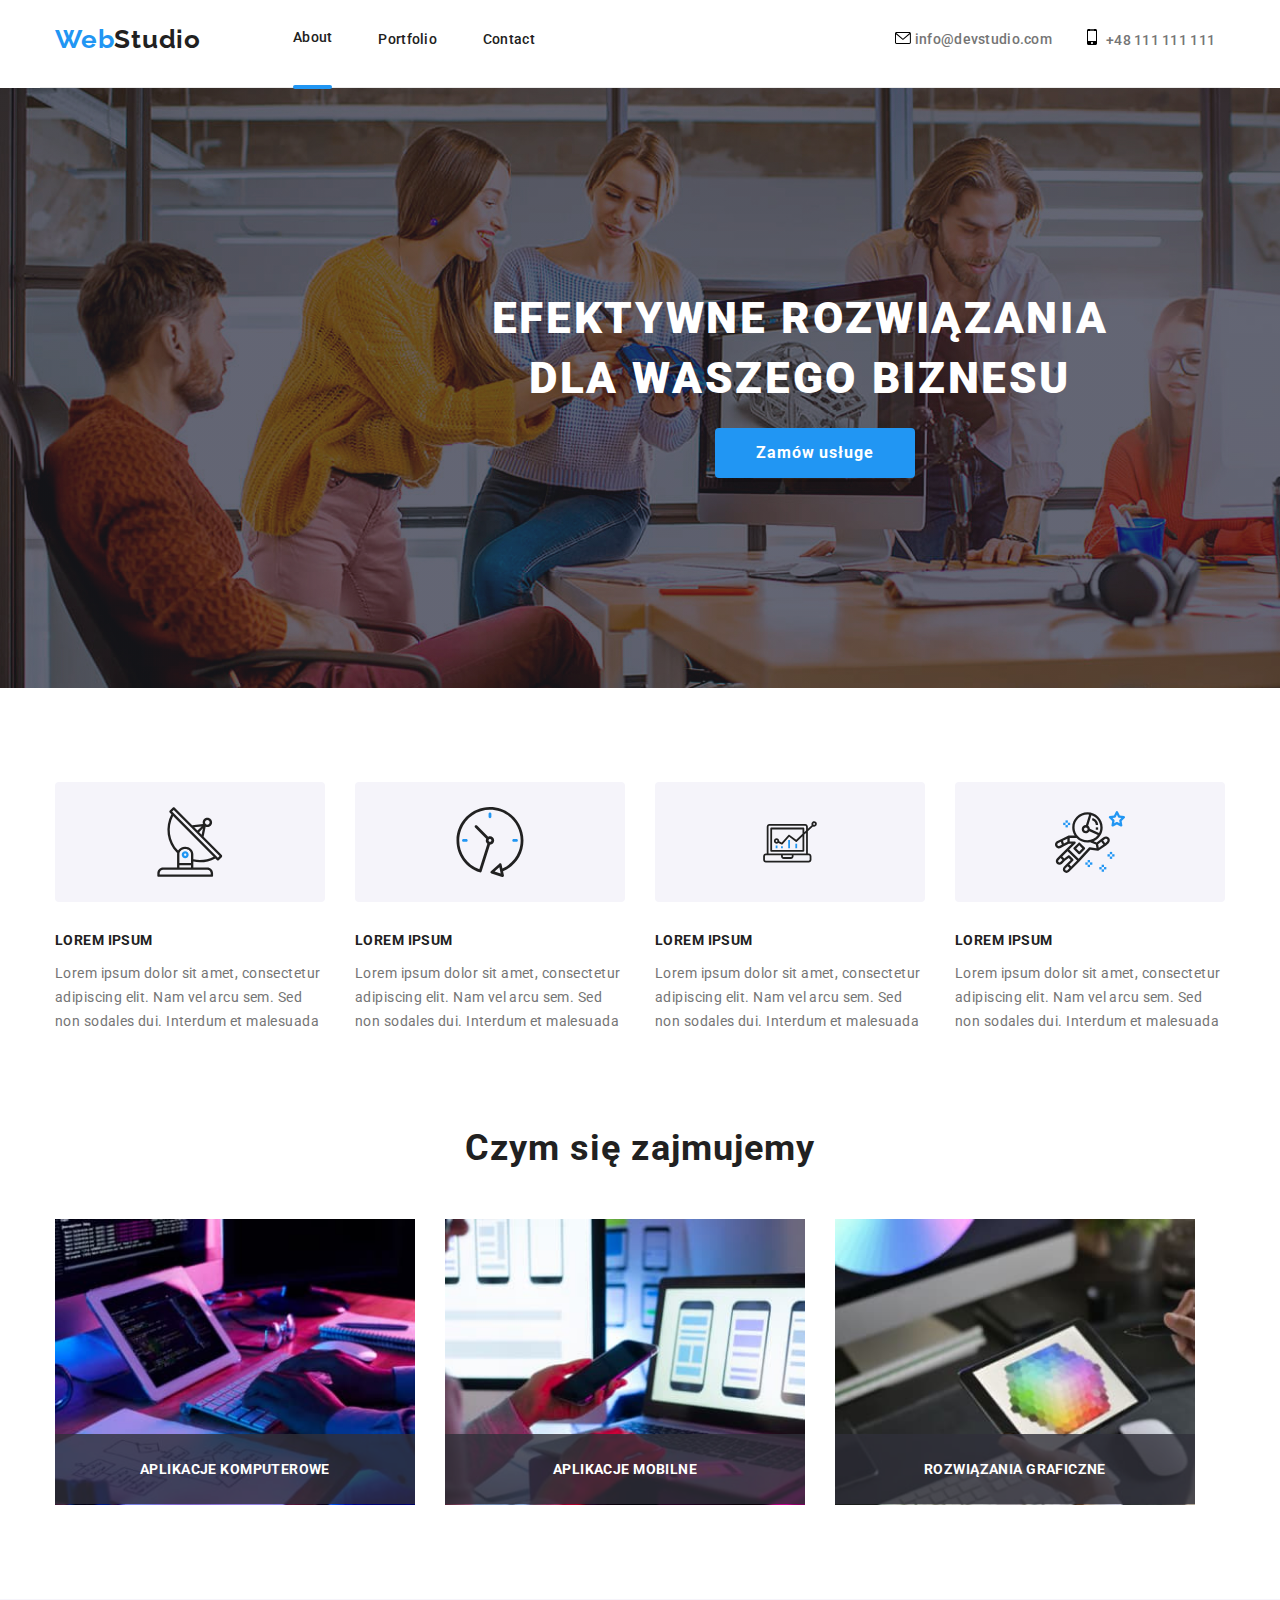
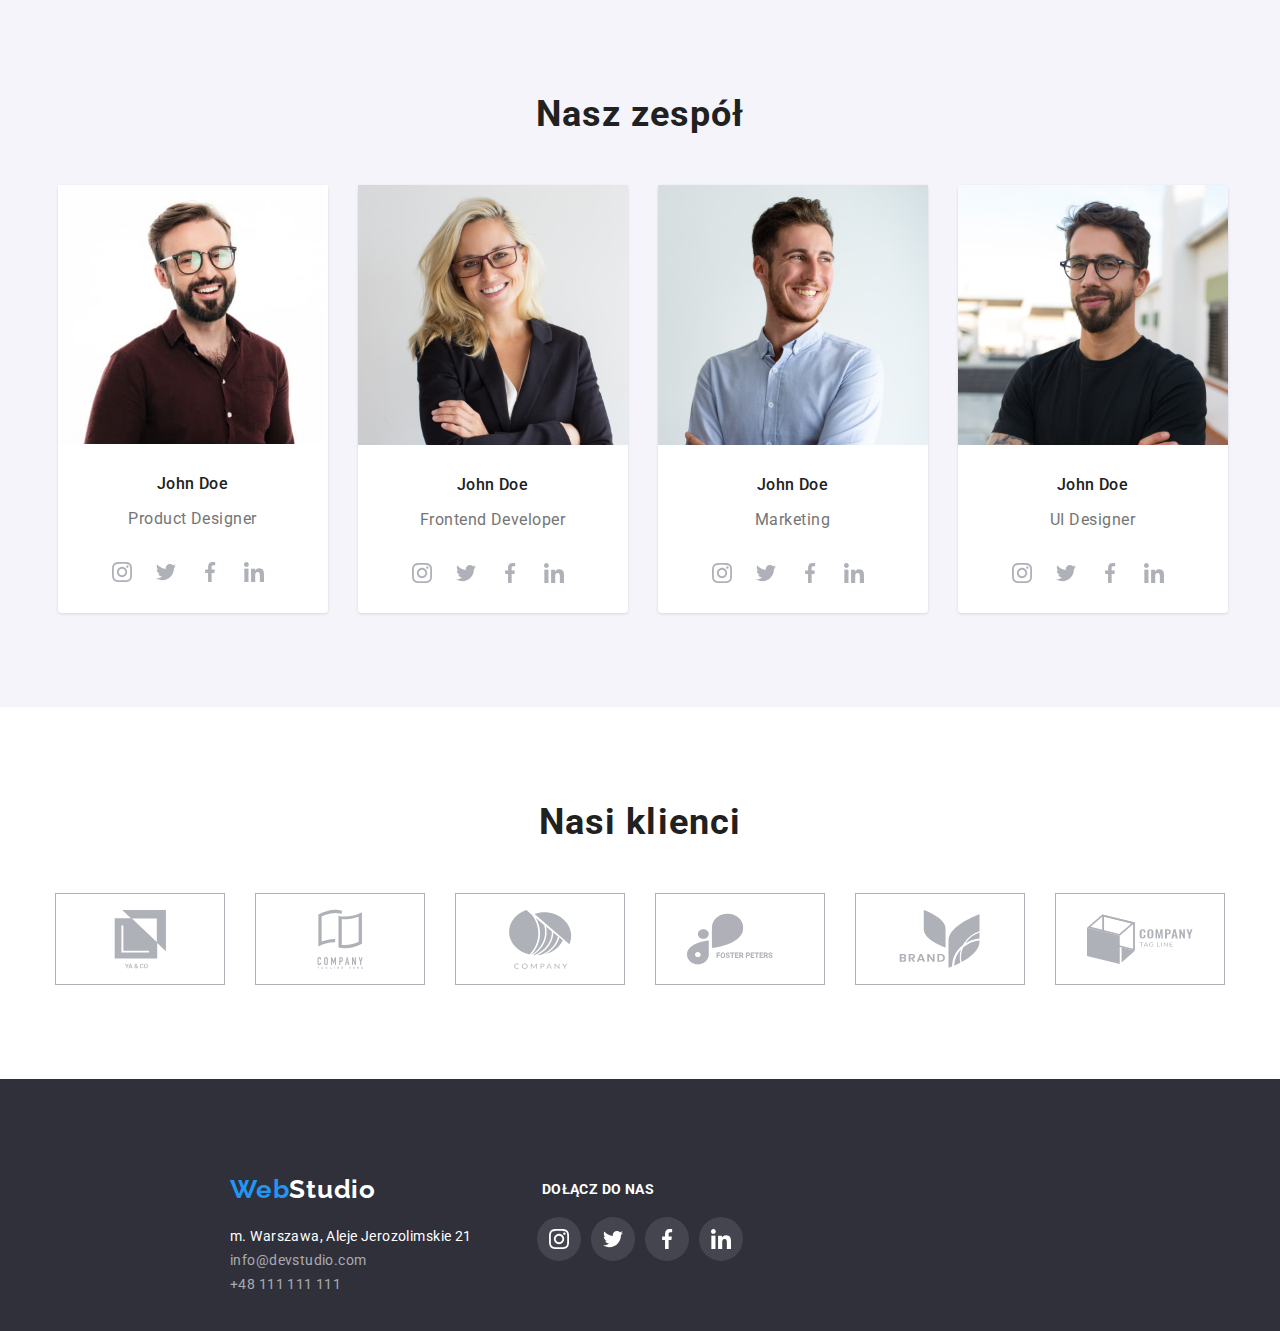
<file: index.html>
<!DOCTYPE html>
<html lang="pl">
<head>
    <meta charset="UTF-8">
    <meta http-equiv="X-UA-Compatible" content="IE=edge">
    <meta name="viewport" content="width=device-width, initial-scale=1.0">
    <link
    rel="stylesheet"
    href="https://cdnjs.cloudflare.com/ajax/libs/modern-normalize/1.0.0/modern-normalize.min.css"
  />
    
    <link rel="stylesheet" href="./css/styles.css"> 
    
    <link rel="preconnect" href="https://fonts.googleapis.com">
    <link rel="preconnect" href="https://fonts.gstatic.com" crossorigin>
    <link href="https://fonts.googleapis.com/css2?family=Raleway:wght@700&family=Roboto:wght@400;500;700;900&display=swap"
        rel="stylesheet">
   
    <title>WebStudio</title>
</head>
<body>
    <header class="header">
<div class="container">
<a class="logo-header" href="index.html"><span class="logo-header-color">Web</span>Studio</a>
    
 <nav class="nav">       
    <ul class="nav-list">
      <li class="nav-list-item current"><a class="nav-list-link " href="/index.html">About</a></li>
      <li class="nav-list-item"><a class="nav-list-link" href="portfolio.html">Portfolio</a></li>
      <li class="nav-list-item"><a class="nav-list-link" href="/Kontakt">Contact</a></li>
    </ul>
</nav>

<ul class="contact-list">
    <li class="contact-item">
      <svg class="contact-logo" width="16" height="12">
        <use href="./images/icons.svg#icon-envelope"></use>
      </svg>
      <a class="contact-mail" href="/info@devstudio.com">info@devstudio.com</a></li>
    <li class="contact-item">
      <svg class="contact-logo" width="20" height="16">
        <use href="./images/icons.svg#icon-mobile"></use>
      </svg>
      <a class="contact-phone-number" href="/+48111111111">+48 111 111 111</a></li>
</ul>  
</div> 
</header>

<main>

  <section class="main-title">
    <div class="container">
    <div class="main-background">
  <h1 class="main-header">EFEKTYWNE ROZWIĄZANIA DLA WASZEGO BIZNESU</h1>
  <button class="modal-btn" type="button" data-modal-open>Zamów usługe</button>
    </div>
    </div> 
  </section>

<!--Nasze atuty-->
  <section class="benefits">
<div class="container">

<ul class="our-benefits-list">
  <li class="our-benefits-item">
    <div class="container">
      <svg class="our-benefits-icon" Width="65.32px" Height="70px">
        <use href="./images/icons.svg#icon-antenna"></use>
      </svg>
    </div>
    <h3 class="our-benefits-title">LOREM IPSUM</h3>
    <p class="our-benefits-description">Lorem ipsum dolor sit amet, consectetur adipiscing elit. Nam vel arcu sem. Sed non sodales dui. Interdum et malesuada</p>
  </li>
  <li class="our-benefits-item">
    <div class="container">
      <svg class="our-benefits-icon" Width="70px" Height="70px">
        <use href="./images/icons.svg#icon-clock"></use>
      </svg>
    </div>
    <h3 class="our-benefits-title">LOREM IPSUM</h3>
    <p class="our-benefits-description">Lorem ipsum dolor sit amet, consectetur adipiscing elit. Nam vel arcu sem. Sed non sodales dui. Interdum et malesuada</p>
  </li>
  <li class="our-benefits-item">
    <div class="container">
      <svg class="our-benefits-icon" Width="70px" Height="53.69px">
        <use href="./images/icons.svg#icon-diagram"></use>
      </svg>
    </div>
    <h3 class="our-benefits-title">LOREM IPSUM</h3>
    <p class="our-benefits-description">Lorem ipsum dolor sit amet, consectetur adipiscing elit. Nam vel arcu sem. Sed non sodales dui. Interdum et malesuada</p>
  </li>
  <li class="our-benefits-item">
    <div class="container">
      <svg class="our-benefits-icon" Width="70px" Height="70px">
        <use href="./images/icons.svg#icon-astronaut"></use>
      </svg>
    </div>
    <h3 class="our-benefits-title">LOREM IPSUM</h3>
    <p class="our-benefits-description">Lorem ipsum dolor sit amet, consectetur adipiscing elit. Nam vel arcu sem. Sed non sodales dui. Interdum et malesuada</p>
  </li>
</ul>
</div>
</section>

<section class="what-we-do">
  
<h2 class="what-we-do-title">Czym się zajmujemy</h2>

<div class="container">
<ul class="what-we-do-list">

  <div class="what-we-do-box">

    <li class="what-we-do-item">
      <img class="what-we-do-photo"
  src="images/img1.jpg"
  alt="Programowanie"
  width="370"
  height="294"> 

  <p class="label"> APLIKACJE KOMPUTEROWE</p>
  </div>

</li>

<div class="what-we-do-box">
    <li class="what-we-do-item">
      <img class="what-we-do-photo"
  src="images/img2.jpg"
  alt="Tworzenie aplikacji"
  width="370"
  height="294"
/> 
<div label-box>
  <p class="label"> APLIKACJE MOBILNE</p>
  </div>
</li>  
</div>

<div class="what-we-do-box">
    <li class="what-we-do-item">
      <img class="what-we-do-photo"
src="images/img3.jpg"
alt="Tworzenie grafiki"
width="370"
height="294"
/>
<div label-box>
  <p class="label"> ROZWIĄZANIA GRAFICZNE</p>
  </div>
</li>  
</div>

</ul>
  </div>
</section>

<section class="our-team">
 <div class="container">
  <h2 class="our-team-title">Nasz zespół</h2>

  <ul class="our-team-list">
  <li class="our-team-item">

    <div class="our-team-card">
<img class="our-team-photo"
  src="images/img4.jpg"
  alt="Mężczyzna"
  width="270"
  height="260"
/>
    <h3 class="our-team-name">John Doe</h3>
    <p class="our-team-job">Product Designer</p> 
    <ul class="our-team-social-list">
      <li class="our-team-social-list-item">
        <a class="our-team-social-list-links" href="#">
        <svg class="our-team-social-icon">
        <use href="./images/icons.svg#icon-instagramsvg"></use>
        </svg>
        </a>
      </li>
      <li class="our-team-social-list-item">
        <a class="our-team-social-list-links" href="#">
          <svg class="our-team-social-icon">
          <use href="./images/icons.svg#icon-twittersvg"></use>
          </svg>
          </a>
      </li>
      <li class="our-team-social-list-item">
        <a class="our-team-social-list-links" href="#">
          <svg class="our-team-social-icon">
          <use href="./images/icons.svg#icon-facebooksvg"></use>
          </svg>
          </a>
      </li>
      <li class="our-team-social-list-item">
        <a class="our-team-social-list-links" href="#">
          <svg class="our-team-social-icon">
          <use href="./images/icons.svg#icon-linkedinsvg"></use>
          </svg>
          </a>
      </li>
    </ul> 
    </div>
</li>
  

<li class="our-team-item">
  <div class="our-team-card">
<img class="our-team-photo"
  src="images/img5.jpg"
  alt="Kobieta"
  width="270"
  height="260"
/>
    <h3 class="our-team-name">John Doe</h3>
    <p class="our-team-job">Frontend Developer</p>
    <ul class="our-team-social-list">
      <li class="our-team-social-list-item">
        <a class="our-team-social-list-links" href="#">
        <svg class="our-team-social-icon">
        <use href="./images/icons.svg#icon-instagramsvg"></use>
        </svg>
        </a>
      </li>
      <li class="our-team-social-list-item">
        <a class="our-team-social-list-links" href="#">
          <svg class="our-team-social-icon">
          <use href="./images/icons.svg#icon-twittersvg"></use>
          </svg>
          </a>
      </li>
      <li class="our-team-social-list-item">
        <a class="our-team-social-list-links" href="#">
          <svg class="our-team-social-icon">
          <use href="./images/icons.svg#icon-facebooksvg"></use>
          </svg>
          </a>
      </li>
      <li class="our-team-social-list-item">
        <a class="our-team-social-list-links" href="#">
          <svg class="our-team-social-icon">
          <use href="./images/icons.svg#icon-linkedinsvg"></use>
          </svg>
          </a>
      </li>
    </ul>
  </div>
</li>

<li class="our-team-item">
  <div class="our-team-card">
<img class="our-team-photo"
src="images/img6.jpg"
alt="Mężczyzna"
width="270"
height="260"
/>
    <h3 class="our-team-name">John Doe</h3>
    <p class="our-team-job">Marketing</p>
    <ul class="our-team-social-list">
      <li class="our-team-social-list-item">
        <a class="our-team-social-list-links" href="#">
        <svg class="our-team-social-icon">
        <use href="./images/icons.svg#icon-instagramsvg"></use>
        </svg>
        </a>
      </li>
      <li class="our-team-social-list-item">
        <a class="our-team-social-list-links" href="#">
          <svg class="our-team-social-icon">
          <use href="./images/icons.svg#icon-twittersvg"></use>
          </svg>
          </a>
      </li>
      <li class="our-team-social-list-item">
        <a class="our-team-social-list-links" href="#">
          <svg class="our-team-social-icon">
          <use href="./images/icons.svg#icon-facebooksvg"></use>
          </svg>
          </a>
      </li>
      <li class="our-team-social-list-item">
        <a class="our-team-social-list-links" href="#">
          <svg class="our-team-social-icon">
          <use href="./images/icons.svg#icon-linkedinsvg"></use>
          </svg>
          </a>
      </li>
    </ul>
  </div>
</li>

<li class="our-team-item">
  <div class="our-team-card">
<img class="our-team-photo"
src="images/img7.jpg"
alt="Mężczyzna"
width="270"
height="260"
/>
    <h3 class="our-team-name">John Doe</h3>
    <p class="our-team-job">UI Designer</p>
    <ul class="our-team-social-list">
      <li class="our-team-social-list-item">
        <a class="our-team-social-list-links" href="#">
        <svg class="our-team-social-icon">
        <use href="./images/icons.svg#icon-instagramsvg"></use>
        </svg>
        </a>
      </li>
      <li class="our-team-social-list-item">
        <a class="our-team-social-list-links" href="#">
          <svg class="our-team-social-icon">
          <use href="./images/icons.svg#icon-twittersvg"></use>
          </svg>
          </a>
      </li>
      <li class="our-team-social-list-item">
        <a class="our-team-social-list-links" href="#">
          <svg class="our-team-social-icon">
          <use href="./images/icons.svg#icon-facebooksvg"></use>
          </svg>
          </a>
      </li>
      <li class="our-team-social-list-item">
        <a class="our-team-social-list-links" href="#">
          <svg class="our-team-social-icon">
          <use href="./images/icons.svg#icon-linkedinsvg"></use>
          </svg>
          </a>
      </li>
    </ul>
    
  </div>
</li>
</ul>
</div>
</section>


<section class="clients">
  <h2 class="clients-title">Nasi klienci</h2>
  <div class="container">
    <ul class="clients-list">
      <div class="client-box">
        <li class="clients-list-item"><a class="client-list-link" href="#">
        <svg class="clients-icon" width="106" height="60">
          <use href="./images/icons.svg#icon-client1"></use>
        </svg>
      </a> </li>
    </div>
      <div class="client-box">
        <li class="clients-list-item"><a class="client-list-link" href="#">
        <svg class="clients-icon" width="106" height="60">
          <use href="./images/icons.svg#icon-client2"></use>
        </svg>
      </a> </li>
    </div>
      <div class="client-box">
        <li class="clients-list-item"><a class="client-list-link" href="#">
        <svg class="clients-icon" width="106" height="60">
          <use href="./images/icons.svg#icon-client3"></use>
        </svg>
      </a> </li>
    </div>
      <div class="client-box">
        <li class="clients-list-item"><a class="client-list-link" href="#">
        <svg class="clients-icon" width="106" height="60">
          <use href="./images/icons.svg#icon-client4"></use>
        </svg>
      </a> </li>
    </div>
      <div class="client-box">
        <li class="clients-list-item"><a class="client-list-link" href="#">
        <svg class="clients-icon" width="106" height="60">
          <use href="./images/icons.svg#icon-client5"></use>
        </svg>
      </a> </li>
    </div>
      <div class="client-box">
        <li class="clients-list-item"><a class="client-list-link" href="#">
        <svg class="clients-icon" width="106" height="60">
          <use href="./images/icons.svg#icon-client6"></use>
        </svg>
      </a> </li>
    </div>
      
    </ul>  
  </div>
</section>
    </main>

    <footer class="footer">
<div class="container">
  <div class="container-address">
      <a class="logo-footer" href="index.html"><span class="logo-footer-color">Web</span>Studio</a>        
    <address>
      <ul class="contact-list-footer">
          <li class="contact-item-footer"><p class="contact-address-footer">m. Warszawa, Aleje Jerozolimskie 21</p></li>
          <li class="contact-item-footer"><a class="contact-mail-footer" href="/info@devstudio.com">info@devstudio.com</a></li>
          <li class="contact-item-footer"><a class="contact-phone-number-footer" href="/+48111111111">+48 111 111 111</a></li>
      </ul>   
  </address>
  </div>


<div class="container-social">
  <h3 class="footer-social-links-title" >DOŁĄCZ DO NAS</h3>
  <ul class="footer-social-links-list" >
    <li class="footer-social-links-item">
      <a class="footer-social-links" href="#">
        <svg class="footer-social-links-icon">
        <use href="./images/icons.svg#icon-instagramsvg"></use>
        </svg>
        </a>
    </li>

    <li class="footer-social-links-item">
      <a class="footer-social-links" href="#">
        <svg class="footer-social-links-icon">
        <use href="./images/icons.svg#icon-twittersvg"></use>
        </svg>
        </a>
    </li>

    <li class="footer-social-links-item">
      <a class="footer-social-links" href="#">
        <svg class="footer-social-links-icon">
        <use href="./images/icons.svg#icon-facebooksvg"></use>
        </svg>
        </a>
    </li>

    <li class="footer-social-links-item">
      <a class="footer-social-links" href="#">
        <svg class="footer-social-links-icon">
        <use href="./images/icons.svg#icon-linkedinsvg"></use>
        </svg>
        </a>
    </li>
  </ul>
</div>
</div>

    </footer>

<div class="backdrop is-hidden" data-modal>
  <div class="modal">
    <button type="button" class="close-btn" data-modal-close>X</button>
  </div>
</div>

<script src="./js/modal.js"></script> 

</body>
</html>
</file>
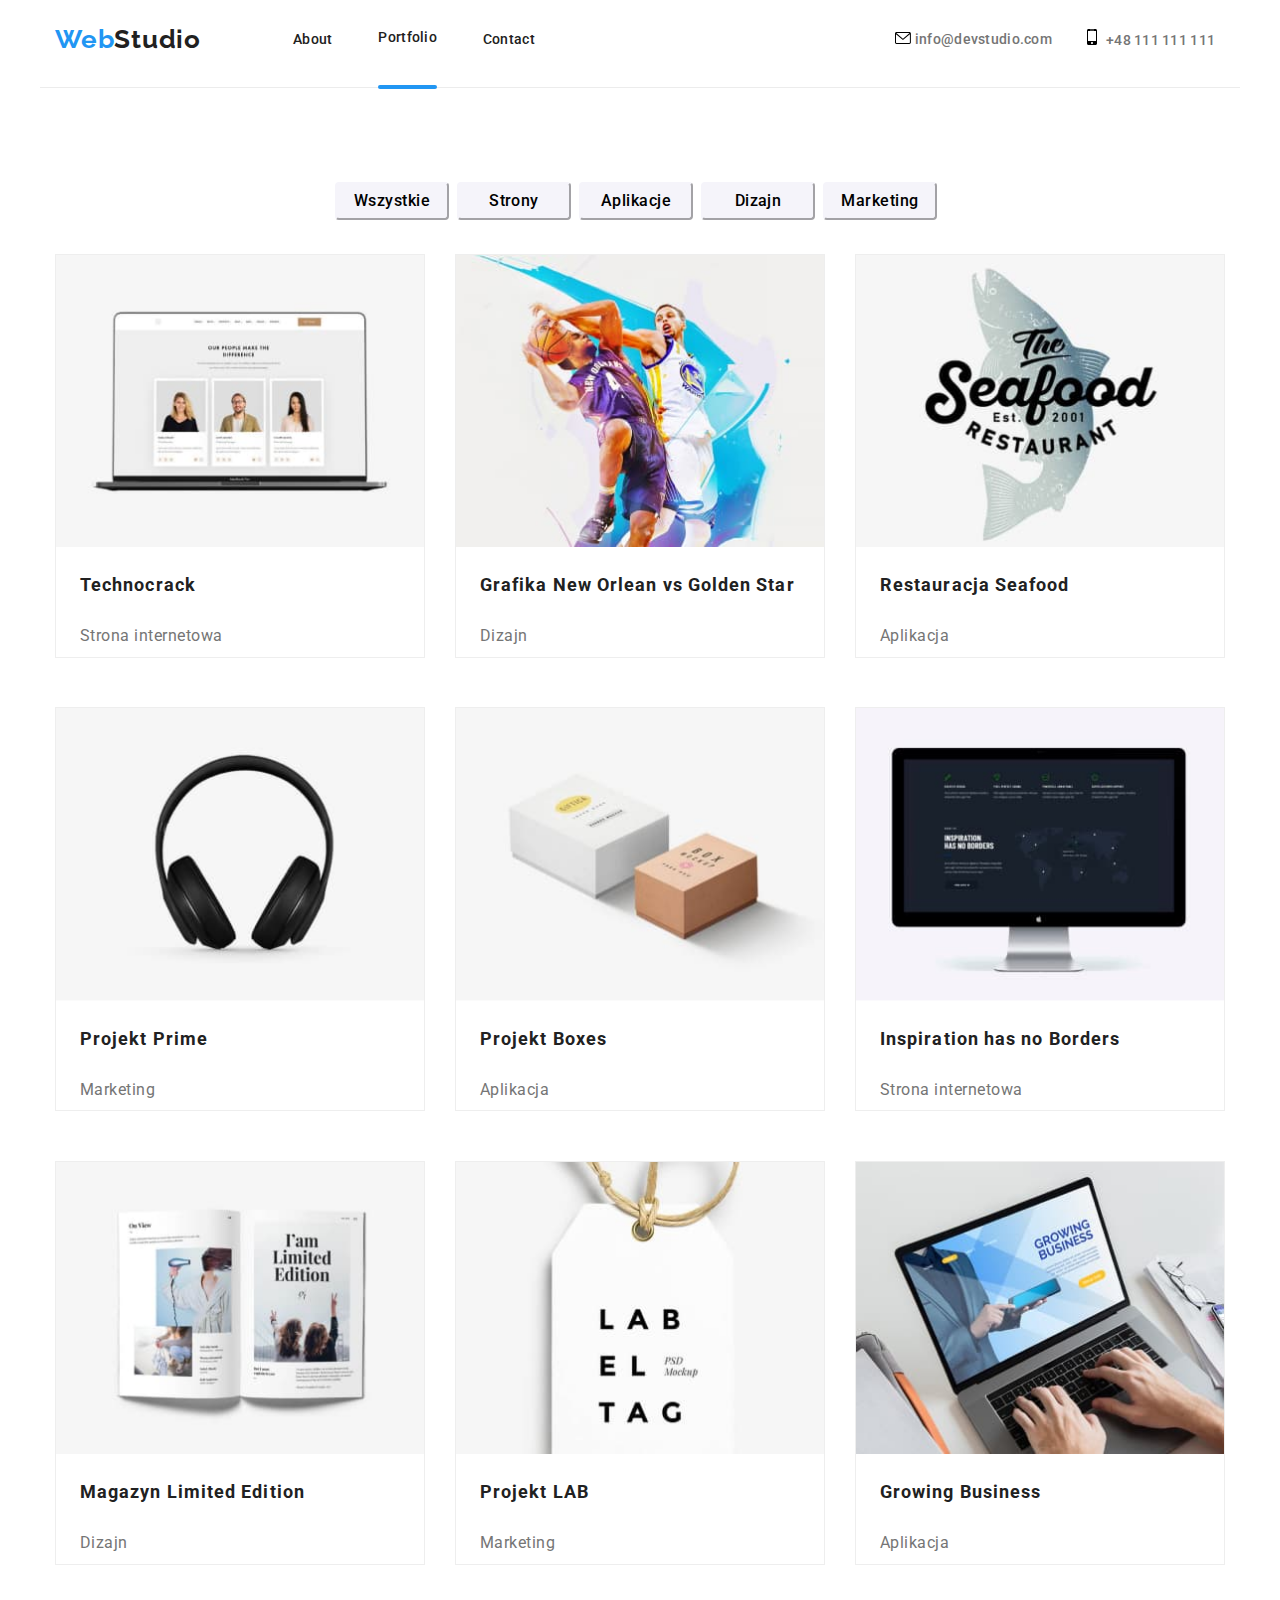
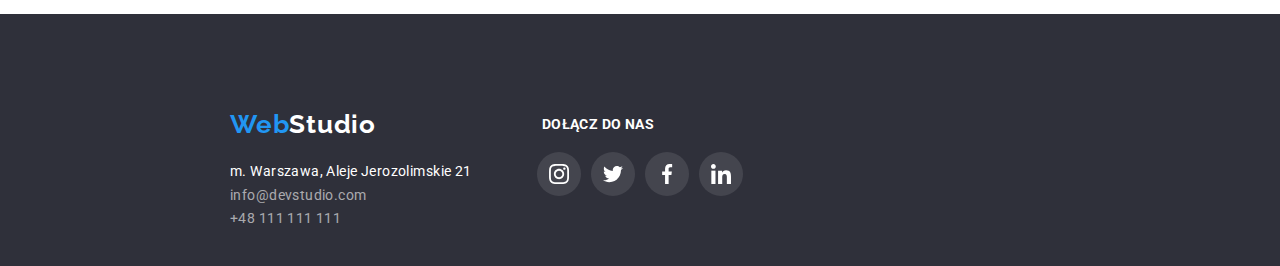
<file: portfolio.html>
<!DOCTYPE html>
<html lang="pl">

<head>
    <meta charset="UTF-8">
    <meta http-equiv="X-UA-Compatible" content="IE=edge">
    <meta name="viewport" content="width=device-width, initial-scale=1.0">
    <title>WebStudio</title>
    <link
    rel="stylesheet"
    href="https://cdnjs.cloudflare.com/ajax/libs/modern-normalize/1.0.0/modern-normalize.min.css"
  />
    <link rel="stylesheet" href="./css/styles.css">
    <link rel="preconnect" href="https://fonts.googleapis.com">
    <link rel="preconnect" href="https://fonts.gstatic.com" crossorigin>
    <link href="https://fonts.googleapis.com/css2?family=Raleway:wght@700&family=Roboto:wght@400;500;700;900&display=swap"
        rel="stylesheet">
   
</head>

<body>
    <header class="header">
        <div class="container">
        <a class="logo-header" href="index.html"><span class="logo-header-color">Web</span>Studio</a>
            
         <nav class="nav">       
            <ul class="nav-list">
              <li class="nav-list-item"><a class="nav-list-link" href="./index.html">About</a></li>
              <li class="nav-list-item current"><a class="nav-list-link" href="portfolio.html">Portfolio</a></li>
              <li class="nav-list-item"><a class="nav-list-link" href="/Kontakt">Contact</a></li>
            </ul>
        </nav>
        
        <ul class="contact-list">
            <li class="contact-item">
              <svg class="contact-logo" width="16" height="12">
                <use href="./images/icons.svg#icon-envelope"></use>
              </svg>
              <a class="contact-mail" href="/info@devstudio.com">info@devstudio.com</a></li>
            <li class="contact-item">
              <svg class="contact-logo" width="20" height="16">
                <use href="./images/icons.svg#icon-mobile"></use>
              </svg>
              <a class="contact-phone-number" href="/+48111111111">+48 111 111 111</a></li>
        </ul>  
        </div> 
    </header>

    <main>
<section class="portfolio-btns">
    <div class="container">
    <ul class="portfolio-btn-list">
        <li class="portfolio-btn-item"><button class="portfolio-btn" type="button">Wszystkie</button></li>
        <li class="portfolio-btn-item"><button class="portfolio-btn" type="button">Strony</button></li>
        <li class="portfolio-btn-item"><button class="portfolio-btn" type="button">Aplikacje</button></li>
        <li class="portfolio-btn-item"><button class="portfolio-btn" type="button">Dizajn</button></li>
        <li class="portfolio-btn-item"><button class="portfolio-btn" type="button">Marketing</button></li>
    </ul>   
</section>


<section class="portfolio-project"> 
    <ul class="portfolio-project-list">
    <div class="portfolio-project-card">
        <li class="portfolio-project-item">
            <div class="overlay">
                <img class="portfolio-project-photo" src="images/img8.jpg" alt="Laptop" width="370" height="294"/>
                <p class="overlay-description"> Technocrack jest popularną platformą wykorzystywaną do rozpowszechniania koronawirusa. Firmy wykorzystują tę platformę do celów szpiegowskich i ataków na niezabezpieczone serwery konkurencji</p>
            </div>
            
                <h3 class="portfolio-project-title">Technocrack</h3>
                <p class="portfolio-project-subtitle">Strona internetowa</p> 
        </li>
    </div>
    <div class="portfolio-project-card">
        <li class="portfolio-project-item" >
             <div class="overlay">
                <img class="portfolio-project-photo" src="images/img9.jpg" alt="Zawodnicy grający w koszykówkę" width="370" height="294"/>
                <p class="overlay-description"> Technocrack jest popularną platformą wykorzystywaną do rozpowszechniania koronawirusa. Firmy wykorzystują tę platformę do celów szpiegowskich i ataków na niezabezpieczone serwery konkurencji</p>
            </div>
                <h3 class="portfolio-project-title">Grafika New Orlean vs Golden Star </h3>
                <p class="portfolio-project-subtitle">Dizajn</p>       
        </li>
    </div>
    <div class="portfolio-project-card">
        <li class="portfolio-project-item" >
            <div class="overlay">
                <img class="portfolio-project-photo" src="images/img10.jpg" alt="Nazwa restauracji" width="370" height="294"/>
                <p class="overlay-description"> Technocrack jest popularną platformą wykorzystywaną do rozpowszechniania koronawirusa. Firmy wykorzystują tę platformę do celów szpiegowskich i ataków na niezabezpieczone serwery konkurencji</p>
            </div>
                <h3 class="portfolio-project-title">Restauracja Seafood</h3>
                <p class="portfolio-project-subtitle">Aplikacja</p>         
        </li>
    </div>
    <div class="portfolio-project-card">
        <li class="portfolio-project-item" >
           <div class="overlay"> 
                <img class="portfolio-project-photo" src="images/img11.jpg" alt="Słuchawki" width="370" height="294"/>
                <p class="overlay-description"> Technocrack jest popularną platformą wykorzystywaną do rozpowszechniania koronawirusa. Firmy wykorzystują tę platformę do celów szpiegowskich i ataków na niezabezpieczone serwery konkurencji</p>
            </div>
                <h3 class="portfolio-project-title">Projekt Prime</h3>
                <p class="portfolio-project-subtitle">Marketing</p>     
        </li>
    </div>
    <div class="portfolio-project-card">        
        <li class="portfolio-project-item" >
            <div class="overlay">
            <img class="portfolio-project-photo" src="images/img12.jpg" alt="Dwa pudełka" width="370" height="294"/>
                <p class="overlay-description"> Technocrack jest popularną platformą wykorzystywaną do rozpowszechniania koronawirusa. Firmy wykorzystują tę platformę do celów szpiegowskich i ataków na niezabezpieczone serwery konkurencji</p>
            </div>
                <h3 class="portfolio-project-title">Projekt Boxes</h3>
                <p class="portfolio-project-subtitle">Aplikacja</p>
        </li>
        </div>
    <div class="portfolio-project-card">        
        <li class="portfolio-project-item" >
            <div class="overlay">
                <img class="portfolio-project-photo" src="images/img13.jpg" alt="Monitor" width="370" height="294"/>
                <p class="overlay-description"> Technocrack jest popularną platformą wykorzystywaną do rozpowszechniania koronawirusa. Firmy wykorzystują tę platformę do celów szpiegowskich i ataków na niezabezpieczone serwery konkurencji</p>
            </div>
                <h3 class="portfolio-project-title">Inspiration has no Borders</h3>
                <p class="portfolio-project-subtitle">Strona internetowa</p>       
        </li>
    </div>
<div class="portfolio-project-card">
        <li class="portfolio-project-item" >
           <div class="overlay"> 
                <img class="portfolio-project-photo" src="images/img14.jpg" alt="Książka" width="370" height="294"/>
                <p class="overlay-description"> Technocrack jest popularną platformą wykorzystywaną do rozpowszechniania koronawirusa. Firmy wykorzystują tę platformę do celów szpiegowskich i ataków na niezabezpieczone serwery konkurencji</p>
            </div>  
                <h3 class="portfolio-project-title">Magazyn Limited Edition</h3>
                <p class="portfolio-project-subtitle">Dizajn</p>       
        </li>
    </div>
    <div class="portfolio-project-card">        
        <li class="portfolio-project-item" >
            <div class="overlay">
                <img class="portfolio-project-photo" src="images/img15.jpg" alt="Zawieszka" width="370" height="294"/>
                <p class="overlay-description"> Technocrack jest popularną platformą wykorzystywaną do rozpowszechniania koronawirusa. Firmy wykorzystują tę platformę do celów szpiegowskich i ataków na niezabezpieczone serwery konkurencji</p>
            </div>
                <h3 class="portfolio-project-title">Projekt LAB</h3>
                <p class="portfolio-project-subtitle">Marketing</p>               
        </li>
    </div>
<div class="portfolio-project-card">
        <li class="portfolio-project-item" >
            <div class="overlay">
                <img class="portfolio-project-photo" src="images/img16.jpg" alt="Praca na laptopie" width="370" height="294" />
                <p class="overlay-description"> Technocrack jest popularną platformą wykorzystywaną do rozpowszechniania koronawirusa. Firmy wykorzystują tę platformę do celów szpiegowskich i ataków na niezabezpieczone serwery konkurencji</p>
            </div> 
                <h3 class="portfolio-project-title">Growing Business</h3>
                <p class="portfolio-project-subtitle">Aplikacja</p>      
        </li> 
        </div>
    </ul>
    </div>                
</section>
    </main>

    <footer class="footer">
        <div class="container">
          <div class="container-address">
              <a class="logo-footer" href="index.html"><span class="logo-footer-color">Web</span>Studio</a>        
            <address>
              <ul class="contact-list-footer">
                  <li class="contact-item-footer"><p class="contact-address-footer">m. Warszawa, Aleje Jerozolimskie 21</p></li>
                  <li class="contact-item-footer"><a class="contact-mail-footer" href="/info@devstudio.com">info@devstudio.com</a></li>
                  <li class="contact-item-footer"><a class="contact-phone-number-footer" href="/+48111111111">+48 111 111 111</a></li>
              </ul>   
          </address>
          </div>
        
        
        <div class="container-social">
          <h3 class="footer-social-links-title" >DOŁĄCZ DO NAS</h3>
          <ul class="footer-social-links-list" >
            <li class="footer-social-links-item">
              <a class="footer-social-links" href="#">
                <svg class="footer-social-links-icon">
                <use href="./images/icons.svg#icon-instagramsvg"></use>
                </svg>
                </a>
            </li>
        
            <li class="footer-social-links-item">
              <a class="footer-social-links" href="#">
                <svg class="footer-social-links-icon">
                <use href="./images/icons.svg#icon-twittersvg"></use>
                </svg>
                </a>
            </li>
        
            <li class="footer-social-links-item">
              <a class="footer-social-links" href="#">
                <svg class="footer-social-links-icon">
                <use href="./images/icons.svg#icon-facebooksvg"></use>
                </svg>
                </a>
            </li>
        
            <li class="footer-social-links-item">
              <a class="footer-social-links" href="#">
                <svg class="footer-social-links-icon">
                <use href="./images/icons.svg#icon-linkedinsvg"></use>
                </svg>
                </a>
            </li>
          </ul>
        </div>
        </div>
        
            </footer>
        </body>
        </html>
</file>
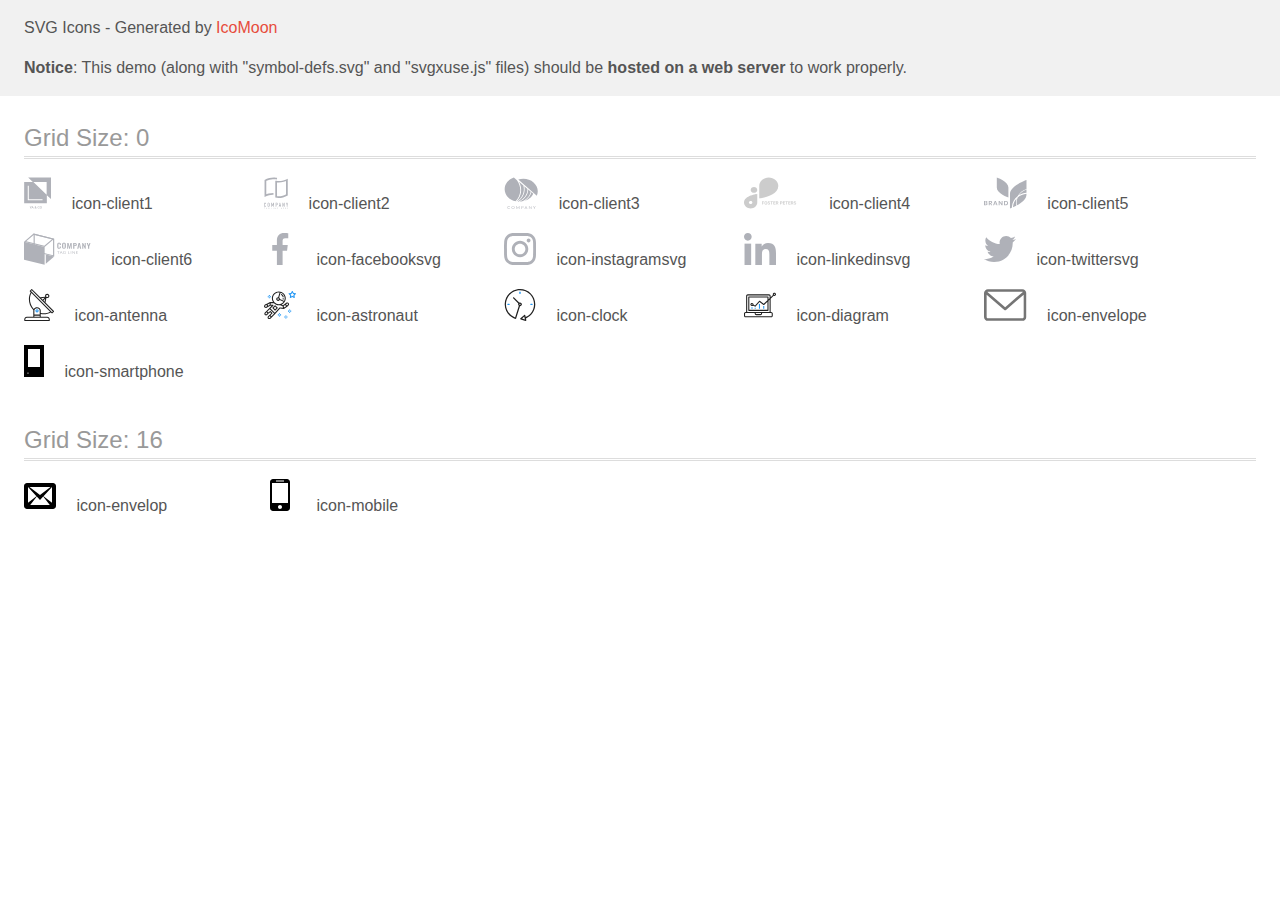
<file: images/iconmoon/demo-external-svg.html>
<!doctype html>
<html>
<head>
    <title>IcoMoon - SVG Icons</title>
    <meta charset="utf-8">
    <meta name="viewport" content="width=device-width, initial-scale=1">
    <link rel="stylesheet" href="demo-files/demo.css">
    <link rel="stylesheet" href="style.css">
</head>
<body>
<header class="bgc1 clearfix">
<div class="mhl">
    <p>SVG Icons - Generated by <a href="https://icomoon.io/app">IcoMoon</a></p><p><strong>Notice</strong>: This demo (along with "symbol-defs.svg" and "svgxuse.js" files) should be <b>hosted on a web server</b> to work properly.</p>
</div>
</header>
    <div class="clearfix mhl ptl">
        <h1 class="mvm mtn fgc1">Grid Size: 0</h1>
        <div class="glyph fs1">
            <div class="clearfix pbs">
                <svg class="icon icon-client1"><use xlink:href="symbol-defs.svg#icon-client1"></use></svg><span class="name"> icon-client1</span>
            </div>
        </div>
        <div class="glyph fs1">
            <div class="clearfix pbs">
                <svg class="icon icon-client2"><use xlink:href="symbol-defs.svg#icon-client2"></use></svg><span class="name"> icon-client2</span>
            </div>
        </div>
        <div class="glyph fs1">
            <div class="clearfix pbs">
                <svg class="icon icon-client3"><use xlink:href="symbol-defs.svg#icon-client3"></use></svg><span class="name"> icon-client3</span>
            </div>
        </div>
        <div class="glyph fs1">
            <div class="clearfix pbs">
                <svg class="icon icon-client4"><use xlink:href="symbol-defs.svg#icon-client4"></use></svg><span class="name"> icon-client4</span>
            </div>
        </div>
        <div class="glyph fs1">
            <div class="clearfix pbs">
                <svg class="icon icon-client5"><use xlink:href="symbol-defs.svg#icon-client5"></use></svg><span class="name"> icon-client5</span>
            </div>
        </div>
        <div class="glyph fs1">
            <div class="clearfix pbs">
                <svg class="icon icon-client6"><use xlink:href="symbol-defs.svg#icon-client6"></use></svg><span class="name"> icon-client6</span>
            </div>
        </div>
        <div class="glyph fs1">
            <div class="clearfix pbs">
                <svg class="icon icon-facebooksvg"><use xlink:href="symbol-defs.svg#icon-facebooksvg"></use></svg><span class="name"> icon-facebooksvg</span>
            </div>
        </div>
        <div class="glyph fs1">
            <div class="clearfix pbs">
                <svg class="icon icon-instagramsvg"><use xlink:href="symbol-defs.svg#icon-instagramsvg"></use></svg><span class="name"> icon-instagramsvg</span>
            </div>
        </div>
        <div class="glyph fs1">
            <div class="clearfix pbs">
                <svg class="icon icon-linkedinsvg"><use xlink:href="symbol-defs.svg#icon-linkedinsvg"></use></svg><span class="name"> icon-linkedinsvg</span>
            </div>
        </div>
        <div class="glyph fs1">
            <div class="clearfix pbs">
                <svg class="icon icon-twittersvg"><use xlink:href="symbol-defs.svg#icon-twittersvg"></use></svg><span class="name"> icon-twittersvg</span>
            </div>
        </div>
        <div class="glyph fs1">
            <div class="clearfix pbs">
                <svg class="icon icon-antenna"><use xlink:href="symbol-defs.svg#icon-antenna"></use></svg><span class="name"> icon-antenna</span>
            </div>
        </div>
        <div class="glyph fs1">
            <div class="clearfix pbs">
                <svg class="icon icon-astronaut"><use xlink:href="symbol-defs.svg#icon-astronaut"></use></svg><span class="name"> icon-astronaut</span>
            </div>
        </div>
        <div class="glyph fs1">
            <div class="clearfix pbs">
                <svg class="icon icon-clock"><use xlink:href="symbol-defs.svg#icon-clock"></use></svg><span class="name"> icon-clock</span>
            </div>
        </div>
        <div class="glyph fs1">
            <div class="clearfix pbs">
                <svg class="icon icon-diagram"><use xlink:href="symbol-defs.svg#icon-diagram"></use></svg><span class="name"> icon-diagram</span>
            </div>
        </div>
        <div class="glyph fs1">
            <div class="clearfix pbs">
                <svg class="icon icon-envelope"><use xlink:href="symbol-defs.svg#icon-envelope"></use></svg><span class="name"> icon-envelope</span>
            </div>
        </div>
        <div class="glyph fs1">
            <div class="clearfix pbs">
                <svg class="icon icon-smartphone"><use xlink:href="symbol-defs.svg#icon-smartphone"></use></svg><span class="name"> icon-smartphone</span>
            </div>
        </div>
  </div>
    <div class="clearfix mhl ptl">
        <h1 class="mvm mtn fgc1">Grid Size: 16</h1>
        <div class="glyph fs2">
            <div class="clearfix pbs">
                <svg class="icon icon-envelop"><use xlink:href="symbol-defs.svg#icon-envelop"></use></svg><span class="name"> icon-envelop</span>
            </div>
        </div>
        <div class="glyph fs2">
            <div class="clearfix pbs">
                <svg class="icon icon-mobile"><use xlink:href="symbol-defs.svg#icon-mobile"></use></svg><span class="name"> icon-mobile</span>
            </div>
        </div>
  </div>
<script defer src="svgxuse.js"></script>
</body>
</html>
</file>
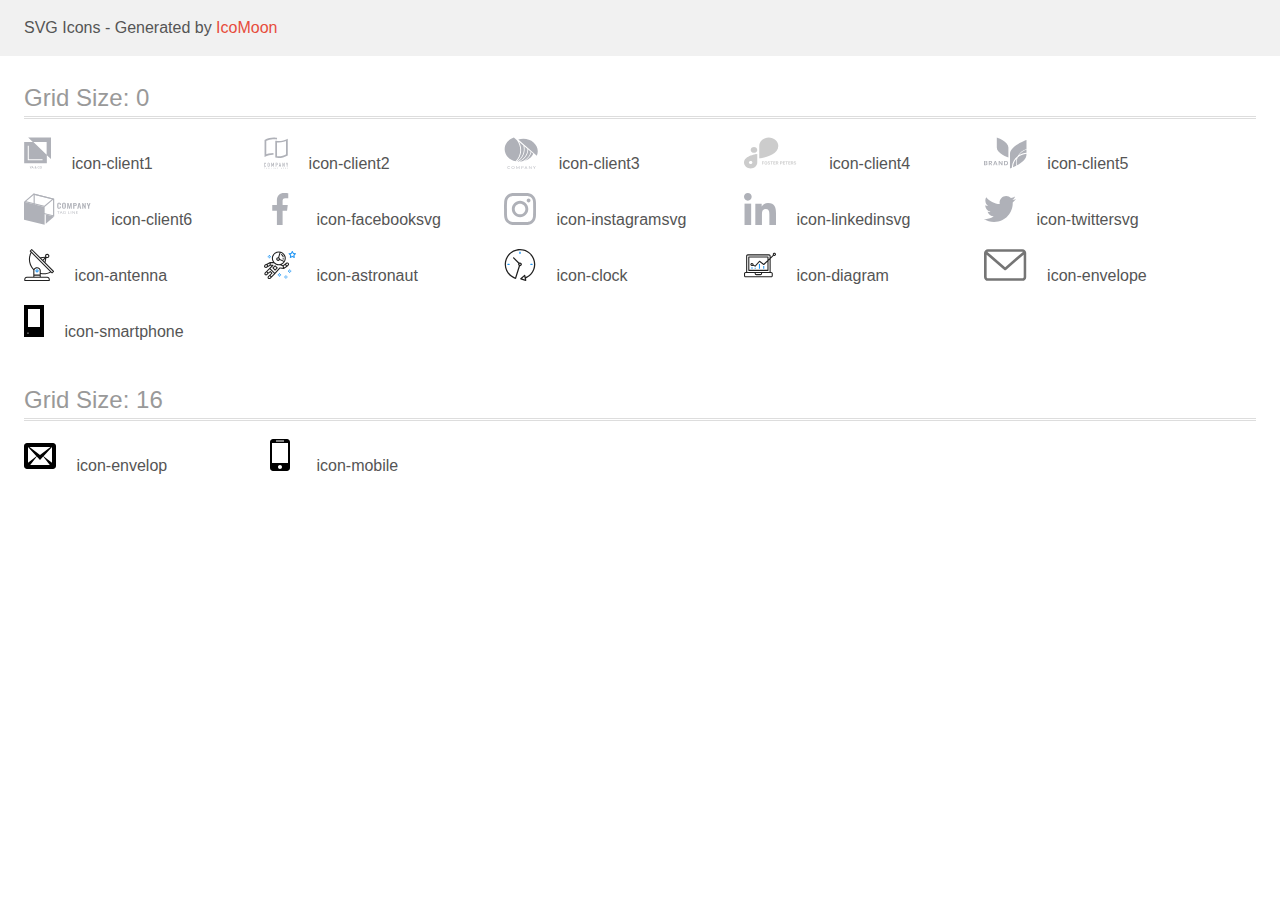
<file: images/iconmoon/demo.html>
<!doctype html>
<html>
<head>
    <title>IcoMoon - SVG Icons</title>
    <meta charset="utf-8">
    <meta name="viewport" content="width=device-width, initial-scale=1">
    <link rel="stylesheet" href="demo-files/demo.css">
    <link rel="stylesheet" href="style.css">
</head>
<body>
<svg aria-hidden="true" style="position: absolute; width: 0; height: 0; overflow: hidden;" version="1.1" xmlns="http://www.w3.org/2000/svg" xmlns:xlink="http://www.w3.org/1999/xlink">
<defs>
<symbol id="icon-client1" viewBox="0 0 27 32">
<path fill="#afb1b8" style="fill: var(--color1, #afb1b8)" d="M4 0.475l4.672 4.423-8.672-0.005v21.458h22.667v-8.204l4.667 4.418v-22.089h-23.333zM22.462 17.628l-13.247-12.54h13.247v12.54zM18.349 23.212h-14.762v-14.432h1.043v13.454h13.719v0.977zM7.073 29.208l-0.545 1.123-0.545-1.123h-0.457l0.796 1.497v0.872h0.413v-0.872l0.794-1.497h-0.456zM7.758 31.578l0.192-0.552h0.918l0.194 0.552h0.43l-0.897-2.37h-0.369l-0.895 2.37h0.428zM8.409 29.711l0.343 0.983h-0.687l0.343-0.983zM10.58 30.637c-0.060 0.091-0.090 0.192-0.090 0.301 0 0.2 0.070 0.362 0.21 0.487 0.141 0.124 0.329 0.186 0.563 0.186s0.436-0.063 0.605-0.19l0.133 0.158h0.459l-0.348-0.412c0.137-0.187 0.205-0.426 0.205-0.718h-0.343c0 0.16-0.033 0.304-0.099 0.435l-0.457-0.54 0.161-0.117c0.114-0.082 0.196-0.165 0.246-0.247 0.050-0.084 0.075-0.175 0.075-0.273 0-0.15-0.055-0.275-0.166-0.376-0.11-0.102-0.251-0.153-0.423-0.153-0.191 0-0.343 0.054-0.456 0.163-0.113 0.107-0.169 0.254-0.169 0.439 0 0.076 0.018 0.155 0.054 0.236 0.037 0.081 0.101 0.18 0.194 0.296-0.176 0.126-0.294 0.235-0.353 0.327zM11.649 31.161c-0.116 0.089-0.241 0.133-0.374 0.133-0.118 0-0.213-0.034-0.283-0.103s-0.106-0.157-0.106-0.267c0-0.127 0.065-0.24 0.195-0.339l0.050-0.036 0.518 0.61zM11.225 30.111c-0.112-0.138-0.168-0.252-0.168-0.343 0-0.079 0.023-0.145 0.068-0.197s0.107-0.078 0.184-0.078c0.072 0 0.131 0.022 0.177 0.067 0.047 0.043 0.070 0.096 0.070 0.158 0 0.093-0.034 0.17-0.101 0.23l-0.050 0.041-0.181 0.124zM15.082 31.399c0.163-0.142 0.256-0.34 0.28-0.592h-0.41c-0.022 0.169-0.073 0.29-0.155 0.363s-0.203 0.109-0.365 0.109c-0.177 0-0.311-0.067-0.404-0.202-0.091-0.135-0.137-0.33-0.137-0.586v-0.21c0.002-0.253 0.051-0.444 0.146-0.575 0.097-0.131 0.234-0.197 0.413-0.197 0.154 0 0.271 0.038 0.35 0.114 0.080 0.075 0.13 0.197 0.15 0.368h0.41c-0.026-0.259-0.119-0.46-0.278-0.602s-0.37-0.213-0.632-0.213c-0.194 0-0.366 0.046-0.514 0.138-0.148 0.092-0.261 0.224-0.34 0.394s-0.119 0.367-0.119 0.591v0.221c0.003 0.218 0.044 0.41 0.122 0.575s0.189 0.292 0.332 0.383c0.144 0.089 0.311 0.133 0.5 0.133 0.27 0 0.487-0.071 0.649-0.212zM17.502 31.067c0.080-0.176 0.12-0.38 0.12-0.612v-0.132c-0.001-0.231-0.042-0.433-0.124-0.607-0.081-0.175-0.197-0.308-0.347-0.4-0.149-0.093-0.32-0.14-0.513-0.14s-0.365 0.047-0.514 0.142c-0.149 0.093-0.264 0.228-0.347 0.405-0.081 0.177-0.122 0.381-0.122 0.612v0.133c0.001 0.227 0.042 0.427 0.124 0.601 0.082 0.174 0.199 0.308 0.348 0.402 0.151 0.093 0.322 0.14 0.514 0.14 0.194 0 0.366-0.047 0.514-0.14 0.15-0.094 0.265-0.229 0.345-0.404zM17.061 29.727c0.1 0.14 0.15 0.341 0.15 0.604v0.124c0 0.267-0.049 0.47-0.148 0.609-0.098 0.139-0.238 0.208-0.42 0.208-0.18 0-0.321-0.071-0.423-0.213-0.101-0.142-0.151-0.343-0.151-0.604v-0.137c0.002-0.255 0.053-0.452 0.153-0.591 0.101-0.14 0.24-0.21 0.418-0.21 0.182 0 0.323 0.070 0.422 0.21z"></path>
</symbol>
<symbol id="icon-client2" viewBox="0 0 24 32">
<path fill="#afb1b8" style="fill: var(--color1, #afb1b8)" d="M10.333 2.202h-0.082c-0.127-0.008-0.254-0.011-0.38-0.014v0h-0.275c-0.24 0-0.484 0.006-0.727 0.018-0.018-0.001-0.037-0.001-0.055 0-2.2 0.125-4.356 0.675-6.349 1.62l-0.261 0.126v13.368l0.611-0.207c0.536-0.184 1.107-0.35 1.698-0.504 1.598-0.41 3.239-0.628 4.888-0.649v1.756c-0.218 0.002-0.431 0.008-0.643 0.018h-0.050c-1.269 0.070-2.528 0.263-3.76 0.577-1.56 0.391-3.065 0.977-4.48 1.746v-17.145c1.469-0.857 3.051-1.5 4.7-1.911 1.447-0.374 2.935-0.566 4.429-0.571h0.258c0.309 0.008 0.609 0.022 0.892 0.043 0.744 0.052 1.483 0.17 2.207 0.352v1.729c-0.703-0.164-1.418-0.272-2.138-0.322-0.015-0.001-0.029-0.002-0.044-0.004-0.149-0.013-0.298-0.025-0.437-0.025zM13.375 3.97c0.383 0.029 0.78 0.043 1.182 0.043 1.571-0.006 3.135-0.206 4.657-0.597 1.559-0.392 3.064-0.979 4.478-1.747v16.84c-1.47 0.856-3.053 1.5-4.701 1.912-1.448 0.372-2.935 0.564-4.429 0.57-1.132 0.009-2.261-0.124-3.36-0.396v-16.949c0.26 0.060 0.527 0.115 0.799 0.161 0.446 0.075 0.916 0.131 1.375 0.164zM21.945 4.1l-0.611 0.206c-0.562 0.189-1.129 0.358-1.698 0.508-1.659 0.426-3.363 0.645-5.075 0.651-0.399 0-0.765-0.011-1.12-0.034l-0.487-0.032v13.752l0.418 0.037c0.388 0.034 0.788 0.051 1.191 0.051 1.349-0.006 2.691-0.18 3.997-0.517 1.075-0.27 2.122-0.646 3.123-1.122l0.261-0.126v-13.373z"></path>
<path fill="#afb1b8" style="fill: var(--color1, #afb1b8)" d="M1.653 25.917c-0.088-0.091-0.194-0.163-0.311-0.21s-0.243-0.069-0.369-0.065c-0.134-0.002-0.268 0.023-0.393 0.074-0.114 0.046-0.218 0.114-0.305 0.201s-0.153 0.192-0.197 0.307c-0.048 0.121-0.072 0.249-0.070 0.379v2.291c-0.005 0.161 0.025 0.322 0.090 0.47 0.054 0.117 0.132 0.222 0.229 0.307 0.092 0.077 0.199 0.133 0.315 0.163 0.111 0.031 0.226 0.047 0.342 0.048 0.128 0.001 0.254-0.026 0.37-0.080 0.115-0.050 0.218-0.122 0.305-0.212 0.085-0.089 0.153-0.193 0.2-0.307 0.049-0.116 0.074-0.24 0.073-0.365v-0.256h-0.599v0.204c0.002 0.070-0.010 0.139-0.035 0.204-0.020 0.049-0.049 0.093-0.087 0.129-0.037 0.030-0.080 0.052-0.125 0.066-0.040 0.013-0.083 0.021-0.125 0.021-0.053 0.006-0.108-0.002-0.157-0.023s-0.092-0.056-0.124-0.099c-0.056-0.092-0.084-0.199-0.079-0.307v-2.136c-0.004-0.118 0.021-0.236 0.073-0.342 0.031-0.048 0.075-0.087 0.127-0.111s0.11-0.034 0.166-0.027c0.052-0.002 0.103 0.009 0.149 0.031s0.087 0.056 0.118 0.098c0.067 0.088 0.102 0.196 0.099 0.307v0.198h0.593v-0.233c0.001-0.137-0.024-0.273-0.073-0.401-0.044-0.12-0.112-0.23-0.2-0.322z"></path>
<path fill="#afb1b8" style="fill: var(--color1, #afb1b8)" d="M5.21 25.891c-0.191-0.161-0.432-0.25-0.681-0.252-0.122 0.001-0.243 0.022-0.357 0.064-0.116 0.042-0.224 0.105-0.316 0.187-0.099 0.089-0.178 0.199-0.232 0.321-0.060 0.14-0.090 0.291-0.087 0.444v2.197c-0.004 0.155 0.026 0.308 0.087 0.45 0.054 0.118 0.133 0.223 0.232 0.307 0.092 0.085 0.199 0.151 0.316 0.193 0.115 0.042 0.235 0.064 0.357 0.064s0.243-0.022 0.357-0.064c0.119-0.043 0.229-0.109 0.324-0.193 0.096-0.086 0.172-0.19 0.226-0.307 0.061-0.142 0.091-0.295 0.087-0.45v-2.197c0.003-0.152-0.027-0.304-0.087-0.444-0.053-0.121-0.13-0.23-0.226-0.321zM4.93 28.853c0.005 0.059-0.003 0.117-0.024 0.172s-0.053 0.105-0.095 0.145c-0.079 0.066-0.179 0.103-0.282 0.103s-0.203-0.036-0.282-0.103c-0.042-0.041-0.075-0.090-0.095-0.145s-0.029-0.114-0.024-0.172v-2.197c-0.005-0.059 0.003-0.117 0.024-0.172s0.053-0.105 0.095-0.145c0.079-0.066 0.179-0.103 0.282-0.103s0.203 0.036 0.282 0.103c0.042 0.041 0.075 0.090 0.095 0.145s0.029 0.114 0.024 0.172v2.197z"></path>
<path fill="#afb1b8" style="fill: var(--color1, #afb1b8)" d="M9.882 29.834v-4.159h-0.576l-0.756 2.202h-0.011l-0.762-2.202h-0.57v4.159h0.594v-2.53h0.011l0.582 1.789h0.296l0.586-1.789h0.011v2.53h0.594z"></path>
<path fill="#afb1b8" style="fill: var(--color1, #afb1b8)" d="M13.258 25.966c-0.092-0.103-0.207-0.181-0.336-0.227-0.139-0.045-0.285-0.067-0.431-0.064h-0.883v4.159h0.593v-1.624h0.305c0.185 0.008 0.369-0.031 0.535-0.114 0.135-0.075 0.247-0.185 0.325-0.318 0.069-0.111 0.115-0.234 0.136-0.362 0.023-0.157 0.034-0.315 0.032-0.473 0.006-0.2-0.014-0.399-0.058-0.594-0.040-0.144-0.115-0.275-0.218-0.382zM12.952 27.235c-0.003 0.075-0.021 0.149-0.055 0.216-0.034 0.064-0.087 0.115-0.153 0.146-0.088 0.039-0.184 0.057-0.28 0.052h-0.27v-1.414h0.305c0.092-0.005 0.184 0.013 0.267 0.052 0.061 0.035 0.11 0.089 0.139 0.154 0.032 0.073 0.050 0.152 0.052 0.232 0 0.088 0 0.18 0 0.276s0.006 0.197 0 0.286h-0.006z"></path>
<path fill="#afb1b8" style="fill: var(--color1, #afb1b8)" d="M16.065 25.675h-0.486l-0.916 4.159h0.593l0.174-0.894h0.808l0.174 0.894h0.593l-0.939-4.159zM15.518 28.374l0.292-1.508h0.011l0.29 1.508h-0.593z"></path>
<path fill="#afb1b8" style="fill: var(--color1, #afb1b8)" d="M19.894 28.18h-0.011l-0.895-2.506h-0.57v4.159h0.593v-2.501h0.012l0.906 2.501h0.557v-4.159h-0.593v2.506z"></path>
<path fill="#afb1b8" style="fill: var(--color1, #afb1b8)" d="M23.516 25.675l-0.477 1.654h-0.012l-0.477-1.654h-0.628l0.814 2.401v1.758h0.593v-1.758l0.814-2.401h-0.628z"></path>
<path fill="#afb1b8" style="fill: var(--color1, #afb1b8)" d="M0 31.008h0.286v0.801h0.194v-0.801h0.284v-0.164h-0.764v0.164z"></path>
<path fill="#afb1b8" style="fill: var(--color1, #afb1b8)" d="M2.401 30.844l-0.374 0.966h0.206l0.079-0.22h0.385l0.082 0.22h0.211l-0.383-0.966h-0.206zM2.37 31.428l0.131-0.358 0.131 0.358h-0.263z"></path>
<path fill="#afb1b8" style="fill: var(--color1, #afb1b8)" d="M4.775 31.454h0.223v0.124c-0.065 0.052-0.146 0.081-0.229 0.081-0.039 0.002-0.078-0.005-0.113-0.021s-0.067-0.040-0.091-0.071c-0.051-0.073-0.076-0.162-0.072-0.252 0-0.215 0.093-0.322 0.278-0.322 0.049-0.005 0.097 0.008 0.137 0.036s0.069 0.070 0.081 0.117l0.191-0.037c-0.041-0.189-0.177-0.284-0.409-0.284-0.124-0.003-0.245 0.041-0.338 0.124-0.049 0.048-0.086 0.106-0.11 0.17s-0.034 0.133-0.029 0.201c-0.006 0.132 0.039 0.262 0.124 0.362 0.047 0.049 0.105 0.087 0.168 0.111s0.131 0.035 0.199 0.030c0.151 0.004 0.298-0.051 0.409-0.153v-0.381h-0.418v0.163z"></path>
<path fill="#afb1b8" style="fill: var(--color1, #afb1b8)" d="M7.199 30.844h-0.196v0.966h0.677v-0.164h-0.481v-0.801z"></path>
<path fill="#afb1b8" style="fill: var(--color1, #afb1b8)" d="M9.248 30.844h-0.195v0.966h0.195v-0.966z"></path>
<path fill="#afb1b8" style="fill: var(--color1, #afb1b8)" d="M11.252 31.489l-0.396-0.645h-0.189v0.966h0.182v-0.631l0.388 0.631h0.194v-0.966h-0.179v0.645z"></path>
<path fill="#afb1b8" style="fill: var(--color1, #afb1b8)" d="M13.064 31.385h0.481v-0.164h-0.481v-0.212h0.518v-0.164h-0.713v0.966h0.733v-0.164h-0.538v-0.261z"></path>
<path fill="#afb1b8" style="fill: var(--color1, #afb1b8)" d="M17.456 31.225h-0.38v-0.381h-0.194v0.966h0.194v-0.422h0.38v0.422h0.194v-0.966h-0.194v0.381z"></path>
<path fill="#afb1b8" style="fill: var(--color1, #afb1b8)" d="M19.279 31.385h0.483v-0.164h-0.483v-0.212h0.519v-0.164h-0.713v0.966h0.732v-0.164h-0.538v-0.261z"></path>
<path fill="#afb1b8" style="fill: var(--color1, #afb1b8)" d="M21.75 31.385c0.168-0.026 0.254-0.115 0.254-0.269 0.005-0.041-0.001-0.083-0.018-0.12s-0.043-0.070-0.077-0.094c-0.087-0.044-0.185-0.064-0.283-0.057h-0.409v0.966h0.194v-0.404h0.038c0.041-0.003 0.083 0.005 0.121 0.021 0.028 0.017 0.052 0.042 0.069 0.071l0.211 0.307h0.232l-0.118-0.189c-0.052-0.093-0.125-0.173-0.214-0.232zM21.554 31.251h-0.144v-0.243h0.153c0.067-0.005 0.134 0.002 0.197 0.023 0.014 0.012 0.025 0.028 0.033 0.045s0.011 0.036 0.010 0.055c-0.001 0.019-0.006 0.037-0.015 0.054s-0.021 0.031-0.037 0.042c-0.064 0.020-0.131 0.027-0.197 0.023z"></path>
<path fill="#afb1b8" style="fill: var(--color1, #afb1b8)" d="M23.613 31.385h0.481v-0.164h-0.481v-0.212h0.519v-0.164h-0.715v0.966h0.733v-0.164h-0.538v-0.261z"></path>
</symbol>
<symbol id="icon-client3" viewBox="0 0 34 32">
<path fill="#afb1b8" style="fill: var(--color1, #afb1b8)" d="M5.643 31.315c0.012 0 0.024 0.003 0.035 0.007s0.021 0.011 0.029 0.018l0.166 0.159c-0.129 0.129-0.288 0.231-0.467 0.302-0.21 0.076-0.435 0.113-0.663 0.108-0.214 0.004-0.426-0.031-0.623-0.101-0.178-0.065-0.338-0.162-0.469-0.285-0.134-0.128-0.237-0.278-0.303-0.44-0.073-0.182-0.108-0.373-0.106-0.565-0.003-0.193 0.036-0.386 0.114-0.567 0.073-0.164 0.182-0.314 0.322-0.44 0.142-0.124 0.312-0.222 0.499-0.287 0.205-0.069 0.422-0.103 0.642-0.101 0.204-0.004 0.407 0.027 0.596 0.092 0.165 0.062 0.316 0.148 0.447 0.255l-0.139 0.17c-0.010 0.012-0.022 0.022-0.035 0.031-0.016 0.010-0.036 0.014-0.056 0.013-0.022-0.001-0.042-0.008-0.060-0.018l-0.075-0.045-0.104-0.058c-0.045-0.021-0.091-0.040-0.139-0.056-0.062-0.019-0.125-0.034-0.189-0.045-0.082-0.013-0.164-0.019-0.247-0.018-0.158-0.002-0.315 0.024-0.461 0.076-0.136 0.048-0.26 0.121-0.361 0.213-0.104 0.098-0.183 0.214-0.235 0.339-0.058 0.144-0.087 0.295-0.085 0.448-0.002 0.155 0.026 0.309 0.085 0.455 0.051 0.125 0.129 0.239 0.231 0.338 0.095 0.092 0.213 0.163 0.345 0.209 0.136 0.049 0.281 0.073 0.428 0.072 0.085 0.001 0.17-0.004 0.253-0.014 0.137-0.015 0.268-0.056 0.384-0.121 0.058-0.033 0.113-0.071 0.164-0.112 0.021-0.018 0.049-0.028 0.079-0.029z"></path>
<path fill="#afb1b8" style="fill: var(--color1, #afb1b8)" d="M10.441 30.517c0.003 0.192-0.035 0.382-0.112 0.561-0.068 0.163-0.174 0.311-0.313 0.436s-0.306 0.222-0.491 0.286c-0.407 0.135-0.856 0.135-1.263 0-0.184-0.065-0.35-0.163-0.488-0.287-0.138-0.127-0.246-0.276-0.316-0.44-0.15-0.364-0.15-0.761 0-1.125 0.071-0.164 0.178-0.314 0.316-0.442 0.139-0.12 0.305-0.214 0.488-0.276 0.406-0.137 0.857-0.137 1.263 0 0.185 0.065 0.351 0.163 0.49 0.287 0.137 0.125 0.243 0.273 0.314 0.435 0.077 0.181 0.115 0.372 0.112 0.565zM10.005 30.517c0.003-0.153-0.023-0.306-0.079-0.451-0.047-0.125-0.122-0.239-0.222-0.338-0.097-0.093-0.217-0.166-0.351-0.213-0.296-0.099-0.623-0.099-0.918 0-0.134 0.047-0.254 0.12-0.351 0.213-0.101 0.097-0.178 0.212-0.224 0.338-0.106 0.294-0.106 0.609 0 0.903 0.047 0.125 0.123 0.24 0.224 0.338 0.098 0.092 0.217 0.164 0.351 0.211 0.296 0.096 0.622 0.096 0.918 0 0.134-0.047 0.254-0.119 0.351-0.211 0.1-0.098 0.175-0.213 0.222-0.338 0.056-0.145 0.082-0.298 0.079-0.451z"></path>
<path fill="#afb1b8" style="fill: var(--color1, #afb1b8)" d="M13.715 30.99l0.044 0.101c0.017-0.036 0.031-0.069 0.048-0.101 0.016-0.034 0.034-0.067 0.054-0.099l1.062-1.677c0.021-0.029 0.039-0.047 0.060-0.052 0.028-0.007 0.058-0.011 0.087-0.009h0.314v2.727h-0.372v-2.005c0-0.025 0-0.054 0-0.085-0.002-0.031-0.002-0.063 0-0.094l-1.068 1.7c-0.014 0.025-0.035 0.047-0.062 0.062s-0.059 0.023-0.091 0.023h-0.060c-0.032 0-0.064-0.007-0.091-0.022s-0.049-0.037-0.062-0.062l-1.099-1.711c0 0.032 0 0.065 0 0.097s0 0.061 0 0.087v2.005h-0.359v-2.722h0.314c0.029-0.002 0.059 0.002 0.087 0.009 0.026 0.011 0.046 0.030 0.058 0.052l1.084 1.678c0.021 0.031 0.039 0.064 0.054 0.097z"></path>
<path fill="#afb1b8" style="fill: var(--color1, #afb1b8)" d="M17.71 30.855v1.021h-0.415v-2.723h0.926c0.175-0.003 0.349 0.017 0.517 0.059 0.134 0.033 0.259 0.091 0.366 0.17 0.092 0.074 0.163 0.165 0.208 0.267 0.049 0.111 0.073 0.229 0.071 0.348 0.002 0.119-0.024 0.238-0.077 0.348-0.050 0.104-0.127 0.198-0.224 0.273-0.107 0.082-0.232 0.143-0.368 0.18-0.162 0.045-0.331 0.066-0.501 0.063l-0.503-0.007zM17.71 30.562h0.503c0.109 0.001 0.218-0.013 0.322-0.041 0.086-0.025 0.165-0.065 0.233-0.117 0.062-0.050 0.111-0.112 0.141-0.18 0.034-0.073 0.051-0.151 0.050-0.229 0.005-0.076-0.009-0.151-0.042-0.222s-0.082-0.134-0.145-0.186c-0.159-0.108-0.358-0.16-0.559-0.146h-0.503v1.122z"></path>
<path fill="#afb1b8" style="fill: var(--color1, #afb1b8)" d="M23.294 31.88h-0.328c-0.033 0.001-0.065-0.008-0.091-0.025-0.024-0.017-0.042-0.039-0.054-0.063l-0.282-0.659h-1.419l-0.293 0.659c-0.011 0.024-0.029 0.045-0.052 0.061-0.026 0.018-0.060 0.028-0.093 0.027h-0.328l1.246-2.727h0.432l1.263 2.727zM21.237 30.867h1.172l-0.494-1.11c-0.038-0.084-0.069-0.169-0.093-0.256l-0.048 0.143c-0.015 0.043-0.031 0.083-0.046 0.116l-0.49 1.108z"></path>
<path fill="#afb1b8" style="fill: var(--color1, #afb1b8)" d="M25.089 29.165c0.025 0.012 0.046 0.029 0.062 0.049l1.818 2.056c0-0.032 0-0.065 0-0.096s0-0.061 0-0.090v-1.931h0.372v2.727h-0.208c-0.029 0.001-0.059-0.005-0.085-0.016-0.026-0.013-0.048-0.030-0.066-0.050l-1.816-2.054c0.002 0.031 0.002 0.063 0 0.094 0 0.031 0 0.058 0 0.083v1.944h-0.372v-2.727h0.22c0.026-0.001 0.051 0.004 0.075 0.013z"></path>
<path fill="#afb1b8" style="fill: var(--color1, #afb1b8)" d="M30.402 30.795v1.083h-0.415v-1.083l-1.149-1.642h0.372c0.032-0.002 0.064 0.007 0.089 0.023 0.023 0.018 0.042 0.038 0.056 0.061l0.719 1.059c0.029 0.045 0.054 0.087 0.075 0.126s0.037 0.078 0.052 0.116l0.054-0.117c0.020-0.043 0.044-0.084 0.071-0.125l0.708-1.067c0.015-0.021 0.033-0.041 0.054-0.058 0.025-0.019 0.057-0.028 0.089-0.027h0.376l-1.151 1.65z"></path>
<path fill="#afb1b8" style="fill: var(--color1, #afb1b8)" d="M13.51 24.576c0.181 0.020 0.364 0.036 0.548 0.051 2.803-1.089 5.174-2.873 6.817-5.126s2.485-4.878 2.421-7.546l-3.089-2.684c0.628 2.84 0.334 5.776-0.848 8.479s-3.208 5.067-5.849 6.827z"></path>
<path fill="#afb1b8" style="fill: var(--color1, #afb1b8)" d="M12.407 24.451l0.083 0.014c2.822-1.754 4.974-4.203 6.176-7.030s1.402-5.904 0.571-8.83l-4.4-3.823c1.78 3.142 2.496 6.659 2.066 10.141s-1.989 6.786-4.496 9.528z"></path>
<path fill="#afb1b8" style="fill: var(--color1, #afb1b8)" d="M27.328 15.106c-0.747 2.931-2.563 5.574-5.177 7.537-0.763 0.576-1.587 1.090-2.459 1.534 2.128-0.544 4.085-1.504 5.718-2.809s2.9-2.917 3.703-4.714l-1.784-1.549z"></path>
<path fill="#afb1b8" style="fill: var(--color1, #afb1b8)" d="M26.628 14.674l-2.541-2.207c-0.049 2.517-0.872 4.976-2.385 7.123s-3.66 3.902-6.217 5.084h0.012c0.57-0 1.139-0.030 1.705-0.088 2.39-0.848 4.502-2.196 6.147-3.926s2.771-3.785 3.278-5.985z"></path>
<path fill="#afb1b8" style="fill: var(--color1, #afb1b8)" d="M12.774 3.17l-3.031-2.637c-2.709 0.91-5.040 2.509-6.686 4.588s-2.531 4.542-2.54 7.066v0c0.010 2.789 1.090 5.495 3.070 7.69s4.745 3.754 7.859 4.43c2.78-2.942 4.407-6.579 4.646-10.38s-0.924-7.569-3.319-10.757z"></path>
<path fill="#afb1b8" style="fill: var(--color1, #afb1b8)" d="M33.631 14.268c-0.011-3.309-1.529-6.479-4.221-8.818s-6.342-3.658-10.15-3.668c-1.76-0.002-3.504 0.281-5.146 0.832l18.557 16.123c0.635-1.425 0.961-2.94 0.96-4.469z"></path>
</symbol>
<symbol id="icon-client4" viewBox="0 0 65 32">
<path fill="#fff" style="fill: var(--color2, #fff)" d="M10.016 9.983h-0.002c-1.827 0-3.308 1.316-3.308 2.94v0.002c0 1.624 1.481 2.94 3.308 2.94h0.002c1.827 0 3.308-1.316 3.308-2.94v-0.002c0-1.624-1.481-2.94-3.308-2.94z"></path>
<path fill="#000" style="fill: var(--color3, #000)" opacity="0.2" d="M10.016 9.983h-0.002c-1.827 0-3.308 1.316-3.308 2.94v0.002c0 1.624 1.481 2.94 3.308 2.94h0.002c1.827 0 3.308-1.316 3.308-2.94v-0.002c0-1.624-1.481-2.94-3.308-2.94z"></path>
<path fill="#fff" style="fill: var(--color2, #fff)" d="M34.434 9.043c-0.005-2.255-1.015-4.417-2.81-6.012s-4.226-2.493-6.764-2.498v0c-2.538 0.004-4.972 0.902-6.767 2.497s-2.806 3.757-2.811 6.013v0 12.436c0 0 19.149-1.895 19.151-12.434v-0.002z"></path>
<path fill="#000" style="fill: var(--color3, #000)" opacity="0.2" d="M34.434 9.043c-0.005-2.255-1.015-4.417-2.81-6.012s-4.226-2.493-6.764-2.498v0c-2.538 0.004-4.972 0.902-6.767 2.497s-2.806 3.757-2.811 6.013v0 12.436c0 0 19.149-1.895 19.151-12.434v-0.002z"></path>
<path fill="#fff" style="fill: var(--color2, #fff)" d="M0 25.562c0.005 1.569 0.708 3.073 1.956 4.183s2.94 1.735 4.706 1.74v0c1.765-0.005 3.457-0.63 4.705-1.739s1.952-2.613 1.957-4.182v0-8.654c0 0-13.325 1.32-13.325 8.652zM6.662 27.112c-0.345 0-0.682-0.091-0.969-0.261s-0.511-0.413-0.643-0.696c-0.132-0.283-0.167-0.595-0.099-0.896s0.233-0.577 0.477-0.794 0.555-0.364 0.893-0.424c0.338-0.060 0.689-0.029 1.008 0.088s0.591 0.316 0.783 0.571c0.192 0.255 0.294 0.555 0.294 0.861 0.001 0.204-0.044 0.406-0.131 0.595s-0.216 0.36-0.378 0.505c-0.162 0.145-0.355 0.259-0.567 0.338s-0.439 0.119-0.669 0.119v-0.006z"></path>
<path fill="#000" style="fill: var(--color3, #000)" opacity="0.2" d="M0 25.562c0.005 1.569 0.708 3.073 1.956 4.183s2.94 1.735 4.706 1.74v0c1.765-0.005 3.457-0.63 4.705-1.739s1.952-2.613 1.957-4.182v0-8.654c0 0-13.325 1.32-13.325 8.652zM6.662 27.112c-0.345 0-0.682-0.091-0.969-0.261s-0.511-0.413-0.643-0.696c-0.132-0.283-0.167-0.595-0.099-0.896s0.233-0.577 0.477-0.794 0.555-0.364 0.893-0.424c0.338-0.060 0.689-0.029 1.008 0.088s0.591 0.316 0.783 0.571c0.192 0.255 0.294 0.555 0.294 0.861 0.001 0.204-0.044 0.406-0.131 0.595s-0.216 0.36-0.378 0.505c-0.162 0.145-0.355 0.259-0.567 0.338s-0.439 0.119-0.669 0.119v-0.006z"></path>
<path fill="#fff" style="fill: var(--color2, #fff)" d="M18.842 24.336v3.25h-0.67v-3.25h0.67zM20.137 25.725v0.522h-1.478v-0.522h1.478zM20.293 24.336v0.525h-1.634v-0.525h1.634zM23.351 25.885v0.154c0 0.247-0.033 0.469-0.1 0.665s-0.161 0.364-0.284 0.502c-0.122 0.137-0.268 0.242-0.438 0.315-0.168 0.073-0.355 0.109-0.56 0.109-0.204 0-0.391-0.036-0.56-0.109-0.168-0.073-0.314-0.178-0.438-0.315-0.123-0.138-0.22-0.306-0.288-0.502-0.067-0.196-0.101-0.418-0.101-0.665v-0.154c0-0.249 0.034-0.47 0.101-0.665 0.067-0.196 0.161-0.364 0.283-0.502 0.123-0.138 0.269-0.244 0.438-0.317 0.17-0.073 0.356-0.109 0.56-0.109 0.205 0 0.392 0.036 0.56 0.109 0.17 0.073 0.316 0.179 0.438 0.317 0.123 0.138 0.219 0.306 0.286 0.502 0.068 0.195 0.103 0.417 0.103 0.665zM22.675 26.039v-0.158c0-0.173-0.016-0.324-0.047-0.455s-0.077-0.241-0.138-0.33-0.135-0.156-0.223-0.201c-0.088-0.046-0.188-0.069-0.301-0.069s-0.214 0.023-0.301 0.069c-0.086 0.045-0.16 0.112-0.221 0.201-0.059 0.089-0.105 0.199-0.136 0.33s-0.047 0.283-0.047 0.455v0.158c0 0.171 0.016 0.323 0.047 0.455 0.031 0.131 0.077 0.242 0.138 0.333 0.061 0.089 0.135 0.157 0.223 0.203s0.188 0.069 0.301 0.069c0.113 0 0.213-0.023 0.301-0.069s0.161-0.114 0.221-0.203c0.059-0.091 0.105-0.202 0.136-0.333 0.031-0.132 0.047-0.284 0.047-0.455zM25.525 26.736c0-0.058-0.009-0.11-0.027-0.156-0.016-0.048-0.048-0.091-0.094-0.129-0.046-0.040-0.111-0.080-0.194-0.118s-0.191-0.079-0.324-0.121c-0.147-0.048-0.287-0.101-0.42-0.161-0.131-0.059-0.247-0.129-0.348-0.208-0.1-0.080-0.178-0.173-0.237-0.279-0.057-0.106-0.085-0.228-0.085-0.368 0-0.135 0.030-0.258 0.089-0.368 0.059-0.112 0.143-0.207 0.25-0.286 0.107-0.080 0.234-0.142 0.379-0.185 0.147-0.043 0.309-0.065 0.484-0.065 0.24 0 0.449 0.043 0.627 0.129s0.317 0.205 0.415 0.355c0.1 0.15 0.15 0.322 0.15 0.516h-0.665c0-0.095-0.020-0.179-0.060-0.25-0.039-0.073-0.098-0.13-0.179-0.172-0.079-0.042-0.179-0.063-0.299-0.063-0.116 0-0.213 0.018-0.29 0.054-0.077 0.034-0.135 0.081-0.174 0.141-0.039 0.058-0.058 0.123-0.058 0.196 0 0.055 0.013 0.105 0.040 0.15 0.028 0.045 0.070 0.086 0.125 0.125s0.123 0.075 0.203 0.109c0.080 0.034 0.173 0.068 0.279 0.101 0.177 0.054 0.333 0.114 0.466 0.181 0.135 0.067 0.249 0.142 0.339 0.225s0.159 0.178 0.205 0.284c0.046 0.106 0.069 0.225 0.069 0.359 0 0.141-0.028 0.268-0.083 0.38s-0.135 0.206-0.239 0.284c-0.104 0.077-0.228 0.136-0.373 0.176s-0.306 0.060-0.484 0.060c-0.161 0-0.319-0.021-0.475-0.062-0.156-0.043-0.298-0.108-0.426-0.194-0.126-0.086-0.228-0.196-0.304-0.33s-0.114-0.292-0.114-0.475h0.672c0 0.101 0.016 0.187 0.047 0.257s0.075 0.126 0.132 0.17c0.058 0.043 0.127 0.074 0.205 0.094 0.080 0.019 0.168 0.029 0.263 0.029 0.116 0 0.211-0.016 0.286-0.049 0.076-0.033 0.132-0.078 0.167-0.136 0.037-0.058 0.056-0.123 0.056-0.196zM28.103 24.336v3.25h-0.667v-3.25h0.667zM29.103 24.336v0.525h-2.652v-0.525h2.652zM31.666 27.064v0.522h-1.73v-0.522h1.73zM30.154 24.336v3.25h-0.67v-3.25h0.67zM31.44 25.66v0.509h-1.504v-0.509h1.504zM31.663 24.336v0.525h-1.728v-0.525h1.728zM32.056 24.336h1.212c0.249 0 0.462 0.037 0.641 0.112 0.18 0.074 0.318 0.185 0.415 0.33s0.145 0.325 0.145 0.538c0 0.174-0.030 0.324-0.089 0.449-0.058 0.123-0.141 0.227-0.248 0.31-0.106 0.082-0.23 0.147-0.373 0.196l-0.212 0.112h-1.054l-0.004-0.522h0.783c0.118 0 0.215-0.021 0.292-0.063s0.135-0.1 0.174-0.174c0.040-0.074 0.060-0.161 0.060-0.259 0-0.104-0.019-0.194-0.058-0.27s-0.097-0.134-0.176-0.174c-0.079-0.040-0.178-0.060-0.297-0.060h-0.542v2.725h-0.67v-3.25zM33.873 27.586l-0.741-1.449 0.708-0.004 0.75 1.422v0.031h-0.717zM37.389 26.428h-0.828v-0.522h0.828c0.128 0 0.232-0.021 0.313-0.063 0.080-0.043 0.139-0.103 0.176-0.179s0.056-0.161 0.056-0.257c0-0.097-0.019-0.187-0.056-0.27s-0.096-0.15-0.176-0.201-0.185-0.076-0.313-0.076h-0.596v2.725h-0.67v-3.25h1.266c0.254 0 0.473 0.046 0.654 0.138 0.183 0.091 0.323 0.217 0.42 0.377s0.145 0.345 0.145 0.551c0 0.21-0.048 0.391-0.145 0.545s-0.237 0.272-0.42 0.355c-0.181 0.083-0.4 0.125-0.654 0.125zM41.251 27.064v0.522h-1.73v-0.522h1.73zM39.739 24.336v3.25h-0.67v-3.25h0.67zM41.025 25.66v0.509h-1.504v-0.509h1.504zM41.248 24.336v0.525h-1.728v-0.525h1.728zM43.139 24.336v3.25h-0.667v-3.25h0.667zM44.139 24.336v0.525h-2.652v-0.525h2.652zM46.701 27.064v0.522h-1.73v-0.522h1.73zM45.19 24.336v3.25h-0.67v-3.25h0.67zM46.476 25.66v0.509h-1.504v-0.509h1.504zM46.699 24.336v0.525h-1.728v-0.525h1.728zM47.092 24.336h1.212c0.249 0 0.462 0.037 0.641 0.112 0.18 0.074 0.318 0.185 0.415 0.33s0.145 0.325 0.145 0.538c0 0.174-0.030 0.324-0.089 0.449-0.058 0.123-0.141 0.227-0.248 0.31-0.106 0.082-0.23 0.147-0.373 0.196l-0.212 0.112h-1.054l-0.005-0.522h0.784c0.118 0 0.215-0.021 0.292-0.063s0.135-0.1 0.174-0.174c0.040-0.074 0.060-0.161 0.060-0.259 0-0.104-0.019-0.194-0.058-0.27s-0.097-0.134-0.176-0.174c-0.079-0.040-0.178-0.060-0.297-0.060h-0.542v2.725h-0.67v-3.25zM48.909 27.586l-0.741-1.449 0.708-0.004 0.75 1.422v0.031h-0.717zM51.713 26.736c0-0.058-0.009-0.11-0.027-0.156-0.016-0.048-0.048-0.091-0.094-0.129-0.046-0.040-0.111-0.080-0.194-0.118s-0.191-0.079-0.324-0.121c-0.147-0.048-0.287-0.101-0.42-0.161-0.131-0.059-0.247-0.129-0.348-0.208-0.1-0.080-0.178-0.173-0.237-0.279-0.057-0.106-0.085-0.228-0.085-0.368 0-0.135 0.030-0.258 0.089-0.368 0.059-0.112 0.143-0.207 0.25-0.286 0.107-0.080 0.234-0.142 0.379-0.185 0.147-0.043 0.309-0.065 0.484-0.065 0.24 0 0.449 0.043 0.627 0.129s0.317 0.205 0.415 0.355c0.1 0.15 0.15 0.322 0.15 0.516h-0.665c0-0.095-0.020-0.179-0.060-0.25-0.039-0.073-0.098-0.13-0.179-0.172-0.079-0.042-0.179-0.063-0.299-0.063-0.116 0-0.213 0.018-0.29 0.054-0.077 0.034-0.135 0.081-0.174 0.141-0.039 0.058-0.058 0.123-0.058 0.196 0 0.055 0.013 0.105 0.040 0.15 0.028 0.045 0.070 0.086 0.125 0.125s0.123 0.075 0.203 0.109c0.080 0.034 0.173 0.068 0.279 0.101 0.177 0.054 0.333 0.114 0.467 0.181 0.135 0.067 0.249 0.142 0.339 0.225s0.159 0.178 0.205 0.284c0.046 0.106 0.069 0.225 0.069 0.359 0 0.141-0.028 0.268-0.083 0.38s-0.135 0.206-0.239 0.284c-0.104 0.077-0.228 0.136-0.373 0.176s-0.306 0.060-0.484 0.060c-0.161 0-0.319-0.021-0.475-0.062-0.156-0.043-0.298-0.108-0.426-0.194-0.126-0.086-0.228-0.196-0.304-0.33s-0.114-0.292-0.114-0.475h0.672c0 0.101 0.016 0.187 0.047 0.257s0.075 0.126 0.132 0.17c0.058 0.043 0.127 0.074 0.205 0.094 0.080 0.019 0.168 0.029 0.263 0.029 0.116 0 0.211-0.016 0.286-0.049 0.076-0.033 0.132-0.078 0.167-0.136 0.037-0.058 0.056-0.123 0.056-0.196z"></path>
<path fill="#000" style="fill: var(--color3, #000)" opacity="0.2" d="M18.842 24.336v3.25h-0.67v-3.25h0.67zM20.137 25.725v0.522h-1.478v-0.522h1.478zM20.293 24.336v0.525h-1.634v-0.525h1.634zM23.351 25.885v0.154c0 0.247-0.033 0.469-0.1 0.665s-0.161 0.364-0.284 0.502c-0.122 0.137-0.268 0.242-0.438 0.315-0.168 0.073-0.355 0.109-0.56 0.109-0.204 0-0.391-0.036-0.56-0.109-0.168-0.073-0.314-0.178-0.438-0.315-0.123-0.138-0.22-0.306-0.288-0.502-0.067-0.196-0.101-0.418-0.101-0.665v-0.154c0-0.249 0.034-0.47 0.101-0.665 0.067-0.196 0.161-0.364 0.283-0.502 0.123-0.138 0.269-0.244 0.438-0.317 0.17-0.073 0.356-0.109 0.56-0.109 0.205 0 0.392 0.036 0.56 0.109 0.17 0.073 0.316 0.179 0.438 0.317 0.123 0.138 0.219 0.306 0.286 0.502 0.068 0.195 0.103 0.417 0.103 0.665zM22.675 26.039v-0.158c0-0.173-0.016-0.324-0.047-0.455s-0.077-0.241-0.138-0.33-0.135-0.156-0.223-0.201c-0.088-0.046-0.188-0.069-0.301-0.069s-0.214 0.023-0.301 0.069c-0.086 0.045-0.16 0.112-0.221 0.201-0.059 0.089-0.105 0.199-0.136 0.33s-0.047 0.283-0.047 0.455v0.158c0 0.171 0.016 0.323 0.047 0.455 0.031 0.131 0.077 0.242 0.138 0.333 0.061 0.089 0.135 0.157 0.223 0.203s0.188 0.069 0.301 0.069c0.113 0 0.213-0.023 0.301-0.069s0.161-0.114 0.221-0.203c0.059-0.091 0.105-0.202 0.136-0.333 0.031-0.132 0.047-0.284 0.047-0.455zM25.525 26.736c0-0.058-0.009-0.11-0.027-0.156-0.016-0.048-0.048-0.091-0.094-0.129-0.046-0.040-0.111-0.080-0.194-0.118s-0.191-0.079-0.324-0.121c-0.147-0.048-0.287-0.101-0.42-0.161-0.131-0.059-0.247-0.129-0.348-0.208-0.1-0.080-0.178-0.173-0.237-0.279-0.057-0.106-0.085-0.228-0.085-0.368 0-0.135 0.030-0.258 0.089-0.368 0.059-0.112 0.143-0.207 0.25-0.286 0.107-0.080 0.234-0.142 0.379-0.185 0.147-0.043 0.309-0.065 0.484-0.065 0.24 0 0.449 0.043 0.627 0.129s0.317 0.205 0.415 0.355c0.1 0.15 0.15 0.322 0.15 0.516h-0.665c0-0.095-0.020-0.179-0.060-0.25-0.039-0.073-0.098-0.13-0.179-0.172-0.079-0.042-0.179-0.063-0.299-0.063-0.116 0-0.213 0.018-0.29 0.054-0.077 0.034-0.135 0.081-0.174 0.141-0.039 0.058-0.058 0.123-0.058 0.196 0 0.055 0.013 0.105 0.040 0.15 0.028 0.045 0.070 0.086 0.125 0.125s0.123 0.075 0.203 0.109c0.080 0.034 0.173 0.068 0.279 0.101 0.177 0.054 0.333 0.114 0.466 0.181 0.135 0.067 0.249 0.142 0.339 0.225s0.159 0.178 0.205 0.284c0.046 0.106 0.069 0.225 0.069 0.359 0 0.141-0.028 0.268-0.083 0.38s-0.135 0.206-0.239 0.284c-0.104 0.077-0.228 0.136-0.373 0.176s-0.306 0.060-0.484 0.060c-0.161 0-0.319-0.021-0.475-0.062-0.156-0.043-0.298-0.108-0.426-0.194-0.126-0.086-0.228-0.196-0.304-0.33s-0.114-0.292-0.114-0.475h0.672c0 0.101 0.016 0.187 0.047 0.257s0.075 0.126 0.132 0.17c0.058 0.043 0.127 0.074 0.205 0.094 0.080 0.019 0.168 0.029 0.263 0.029 0.116 0 0.211-0.016 0.286-0.049 0.076-0.033 0.132-0.078 0.167-0.136 0.037-0.058 0.056-0.123 0.056-0.196zM28.103 24.336v3.25h-0.667v-3.25h0.667zM29.103 24.336v0.525h-2.652v-0.525h2.652zM31.666 27.064v0.522h-1.73v-0.522h1.73zM30.154 24.336v3.25h-0.67v-3.25h0.67zM31.44 25.66v0.509h-1.504v-0.509h1.504zM31.663 24.336v0.525h-1.728v-0.525h1.728zM32.056 24.336h1.212c0.249 0 0.462 0.037 0.641 0.112 0.18 0.074 0.318 0.185 0.415 0.33s0.145 0.325 0.145 0.538c0 0.174-0.030 0.324-0.089 0.449-0.058 0.123-0.141 0.227-0.248 0.31-0.106 0.082-0.23 0.147-0.373 0.196l-0.212 0.112h-1.054l-0.004-0.522h0.783c0.118 0 0.215-0.021 0.292-0.063s0.135-0.1 0.174-0.174c0.040-0.074 0.060-0.161 0.060-0.259 0-0.104-0.019-0.194-0.058-0.27s-0.097-0.134-0.176-0.174c-0.079-0.040-0.178-0.060-0.297-0.060h-0.542v2.725h-0.67v-3.25zM33.873 27.586l-0.741-1.449 0.708-0.004 0.75 1.422v0.031h-0.717zM37.389 26.428h-0.828v-0.522h0.828c0.128 0 0.232-0.021 0.313-0.063 0.080-0.043 0.139-0.103 0.176-0.179s0.056-0.161 0.056-0.257c0-0.097-0.019-0.187-0.056-0.27s-0.096-0.15-0.176-0.201-0.185-0.076-0.313-0.076h-0.596v2.725h-0.67v-3.25h1.266c0.254 0 0.473 0.046 0.654 0.138 0.183 0.091 0.323 0.217 0.42 0.377s0.145 0.345 0.145 0.551c0 0.21-0.048 0.391-0.145 0.545s-0.237 0.272-0.42 0.355c-0.181 0.083-0.4 0.125-0.654 0.125zM41.251 27.064v0.522h-1.73v-0.522h1.73zM39.739 24.336v3.25h-0.67v-3.25h0.67zM41.025 25.66v0.509h-1.504v-0.509h1.504zM41.248 24.336v0.525h-1.728v-0.525h1.728zM43.139 24.336v3.25h-0.667v-3.25h0.667zM44.139 24.336v0.525h-2.652v-0.525h2.652zM46.701 27.064v0.522h-1.73v-0.522h1.73zM45.19 24.336v3.25h-0.67v-3.25h0.67zM46.476 25.66v0.509h-1.504v-0.509h1.504zM46.699 24.336v0.525h-1.728v-0.525h1.728zM47.092 24.336h1.212c0.249 0 0.462 0.037 0.641 0.112 0.18 0.074 0.318 0.185 0.415 0.33s0.145 0.325 0.145 0.538c0 0.174-0.030 0.324-0.089 0.449-0.058 0.123-0.141 0.227-0.248 0.31-0.106 0.082-0.23 0.147-0.373 0.196l-0.212 0.112h-1.054l-0.005-0.522h0.784c0.118 0 0.215-0.021 0.292-0.063s0.135-0.1 0.174-0.174c0.040-0.074 0.060-0.161 0.060-0.259 0-0.104-0.019-0.194-0.058-0.27s-0.097-0.134-0.176-0.174c-0.079-0.040-0.178-0.060-0.297-0.060h-0.542v2.725h-0.67v-3.25zM48.909 27.586l-0.741-1.449 0.708-0.004 0.75 1.422v0.031h-0.717zM51.713 26.736c0-0.058-0.009-0.11-0.027-0.156-0.016-0.048-0.048-0.091-0.094-0.129-0.046-0.040-0.111-0.080-0.194-0.118s-0.191-0.079-0.324-0.121c-0.147-0.048-0.287-0.101-0.42-0.161-0.131-0.059-0.247-0.129-0.348-0.208-0.1-0.080-0.178-0.173-0.237-0.279-0.057-0.106-0.085-0.228-0.085-0.368 0-0.135 0.030-0.258 0.089-0.368 0.059-0.112 0.143-0.207 0.25-0.286 0.107-0.080 0.234-0.142 0.379-0.185 0.147-0.043 0.309-0.065 0.484-0.065 0.24 0 0.449 0.043 0.627 0.129s0.317 0.205 0.415 0.355c0.1 0.15 0.15 0.322 0.15 0.516h-0.665c0-0.095-0.020-0.179-0.060-0.25-0.039-0.073-0.098-0.13-0.179-0.172-0.079-0.042-0.179-0.063-0.299-0.063-0.116 0-0.213 0.018-0.29 0.054-0.077 0.034-0.135 0.081-0.174 0.141-0.039 0.058-0.058 0.123-0.058 0.196 0 0.055 0.013 0.105 0.040 0.15 0.028 0.045 0.070 0.086 0.125 0.125s0.123 0.075 0.203 0.109c0.080 0.034 0.173 0.068 0.279 0.101 0.177 0.054 0.333 0.114 0.467 0.181 0.135 0.067 0.249 0.142 0.339 0.225s0.159 0.178 0.205 0.284c0.046 0.106 0.069 0.225 0.069 0.359 0 0.141-0.028 0.268-0.083 0.38s-0.135 0.206-0.239 0.284c-0.104 0.077-0.228 0.136-0.373 0.176s-0.306 0.060-0.484 0.060c-0.161 0-0.319-0.021-0.475-0.062-0.156-0.043-0.298-0.108-0.426-0.194-0.126-0.086-0.228-0.196-0.304-0.33s-0.114-0.292-0.114-0.475h0.672c0 0.101 0.016 0.187 0.047 0.257s0.075 0.126 0.132 0.17c0.058 0.043 0.127 0.074 0.205 0.094 0.080 0.019 0.168 0.029 0.263 0.029 0.116 0 0.211-0.016 0.286-0.049 0.076-0.033 0.132-0.078 0.167-0.136 0.037-0.058 0.056-0.123 0.056-0.196z"></path>
</symbol>
<symbol id="icon-client5" viewBox="0 0 43 32">
<path fill="#afb1b8" style="fill: var(--color1, #afb1b8)" d="M3.239 26.373c0.166 0.188 0.254 0.424 0.25 0.665 0.008 0.158-0.022 0.315-0.089 0.46s-0.169 0.275-0.298 0.38c-0.322 0.223-0.722 0.332-1.125 0.307h-1.977v-4.215h1.937c0.382-0.023 0.761 0.076 1.073 0.28 0.125 0.096 0.224 0.217 0.289 0.354s0.095 0.286 0.086 0.435c0.011 0.233-0.068 0.461-0.225 0.645-0.15 0.168-0.358 0.284-0.589 0.329 0.262 0.044 0.499 0.172 0.668 0.36zM0.92 25.737h0.828c0.188 0.013 0.375-0.037 0.526-0.14 0.062-0.052 0.111-0.116 0.141-0.187s0.043-0.148 0.036-0.225c0.006-0.076-0.007-0.153-0.037-0.224s-0.078-0.135-0.138-0.188c-0.156-0.106-0.349-0.156-0.542-0.142h-0.814v1.106zM2.355 27.353c0.066-0.053 0.119-0.119 0.153-0.193s0.049-0.155 0.043-0.235c0.005-0.081-0.010-0.163-0.045-0.238s-0.088-0.142-0.155-0.195c-0.162-0.11-0.361-0.164-0.562-0.152h-0.868v1.159h0.879c0.198 0.011 0.394-0.041 0.556-0.146z"></path>
<path fill="#afb1b8" style="fill: var(--color1, #afb1b8)" d="M7.197 28.185l-1.077-1.647h-0.405v1.647h-0.927v-4.215h1.754c0.442-0.028 0.879 0.1 1.221 0.358 0.245 0.229 0.393 0.53 0.417 0.85s-0.078 0.637-0.287 0.894c-0.216 0.227-0.512 0.378-0.837 0.428l1.147 1.684h-1.008zM5.715 25.963h0.758c0.526 0 0.789-0.213 0.789-0.638 0.005-0.087-0.009-0.174-0.042-0.255s-0.085-0.156-0.151-0.218c-0.166-0.127-0.38-0.188-0.596-0.171h-0.767l0.009 1.283z"></path>
<path fill="#afb1b8" style="fill: var(--color1, #afb1b8)" d="M12.262 27.337h-1.847l-0.326 0.848h-0.972l1.696-4.168h1.050l1.689 4.168h-0.972l-0.319-0.848zM12.015 26.698l-0.675-1.779-0.675 1.779h1.349z"></path>
<path fill="#afb1b8" style="fill: var(--color1, #afb1b8)" d="M18.602 28.185h-0.92l-2.062-2.867v2.867h-0.918v-4.215h0.918l2.062 2.883v-2.883h0.92v4.215z"></path>
<path fill="#afb1b8" style="fill: var(--color1, #afb1b8)" d="M23.852 27.176c-0.19 0.318-0.48 0.577-0.832 0.743-0.4 0.185-0.845 0.276-1.293 0.266h-1.637v-4.215h1.637c0.448-0.011 0.891 0.078 1.293 0.259 0.352 0.163 0.642 0.419 0.832 0.735 0.189 0.343 0.288 0.722 0.288 1.106s-0.099 0.763-0.288 1.106zM22.799 27.075c0.263-0.28 0.407-0.637 0.407-1.006s-0.144-0.726-0.407-1.006c-0.317-0.254-0.731-0.382-1.152-0.358h-0.639v2.729h0.639c0.42 0.024 0.834-0.105 1.152-0.358z"></path>
<path fill="#afb1b8" style="fill: var(--color1, #afb1b8)" d="M12.838 0.522c0 0 11.873 4.104 11.621 10.043v10.045c0 0-11.864-4.106-11.617-10.045l-0.005-10.043z"></path>
<path fill="#afb1b8" style="fill: var(--color1, #afb1b8)" d="M35.037 18.259c2.242-1.413 4.836-2.288 7.544-2.545v-3.145c-3.12 1.101-5.766 3.097-7.544 5.69z"></path>
<path fill="#afb1b8" style="fill: var(--color1, #afb1b8)" d="M33.69 19.206c1.835-3.384 5.017-5.995 8.891-7.296v-9.061c0 0-16.909 5.846-16.551 14.304v14.302c0 0 0.753-0.262 1.939-0.752 0-0.457 0-0.918 0.054-1.382 0.35-3.926 2.389-7.565 5.668-10.115z"></path>
<path fill="#afb1b8" style="fill: var(--color1, #afb1b8)" d="M32.081 24.52c0.089-0.992 0.287-1.973 0.592-2.928-2.042 2.203-3.278 4.936-3.536 7.815-0.025 0.272-0.038 0.544-0.045 0.824 0.96-0.422 2.078-0.949 3.252-1.569-0.3-1.362-0.388-2.756-0.263-4.141z"></path>
<path fill="#afb1b8" style="fill: var(--color1, #afb1b8)" d="M32.754 24.571c-0.113 1.253-0.042 2.514 0.209 3.75 4.62-2.531 9.811-6.442 9.611-11.168v-0.412c-3.301 0.338-6.389 1.659-8.79 3.76-0.562 1.302-0.909 2.674-1.030 4.069z"></path>
</symbol>
<symbol id="icon-client6" viewBox="0 0 67 32">
<path fill="#afb1b8" style="fill: var(--color1, #afb1b8)" d="M33.724 15.224c-0.315-0.419-0.466-0.915-0.43-1.414v-2.050c0-0.628 0.142-1.106 0.428-1.433s0.775-0.489 1.469-0.488c0.652 0 1.115 0.139 1.389 0.417 0.299 0.355 0.444 0.789 0.411 1.226v0.482h-1.167v-0.488c0.004-0.16-0.007-0.319-0.034-0.478-0.017-0.108-0.076-0.208-0.167-0.284-0.12-0.081-0.271-0.121-0.423-0.111-0.16-0.010-0.318 0.031-0.444 0.117-0.102 0.084-0.169 0.193-0.193 0.313-0.033 0.167-0.049 0.337-0.046 0.507v2.488c-0.018 0.24 0.033 0.48 0.15 0.699 0.058 0.074 0.139 0.132 0.233 0.169s0.198 0.050 0.301 0.039c0.149 0.011 0.298-0.030 0.413-0.113 0.095-0.082 0.156-0.188 0.174-0.302 0.027-0.165 0.039-0.332 0.036-0.498v-0.505h1.167v0.461c0.033 0.456-0.109 0.909-0.403 1.289-0.268 0.305-0.725 0.457-1.396 0.457s-1.179-0.163-1.466-0.501z"></path>
<path fill="#afb1b8" style="fill: var(--color1, #afb1b8)" d="M38.583 15.245c-0.295-0.319-0.442-0.784-0.442-1.4v-2.157c0-0.609 0.147-1.070 0.442-1.383s0.788-0.469 1.478-0.467c0.686 0 1.177 0.156 1.471 0.467 0.295 0.313 0.444 0.774 0.444 1.383v2.157c0 0.609-0.15 1.076-0.449 1.397s-0.788 0.482-1.466 0.482c-0.679 0-1.181-0.163-1.478-0.48zM40.605 14.727c0.106-0.2 0.154-0.419 0.14-0.638v-2.641c0.014-0.215-0.034-0.43-0.138-0.626-0.059-0.075-0.142-0.135-0.238-0.172s-0.203-0.050-0.308-0.037c-0.105-0.013-0.212 0-0.308 0.037s-0.18 0.096-0.24 0.172c-0.106 0.195-0.154 0.41-0.14 0.626v2.653c-0.015 0.219 0.033 0.439 0.14 0.638 0.068 0.067 0.152 0.121 0.246 0.158s0.196 0.056 0.3 0.056c0.103 0 0.206-0.019 0.3-0.056s0.178-0.091 0.246-0.158v-0.012z"></path>
<path fill="#afb1b8" style="fill: var(--color1, #afb1b8)" d="M43.38 9.901h1.256l0.945 3.979 0.966-3.979h1.222l0.123 5.743h-0.904l-0.097-3.992-0.932 3.992h-0.725l-0.966-4.006-0.089 4.006h-0.913l0.114-5.743z"></path>
<path fill="#afb1b8" style="fill: var(--color1, #afb1b8)" d="M49.301 9.901h1.957c1.127 0 1.691 0.544 1.691 1.631 0 1.041-0.593 1.561-1.78 1.56h-0.667v2.553h-1.208l0.007-5.743zM50.973 12.356c0.119 0.013 0.24 0.004 0.355-0.028s0.22-0.084 0.309-0.154c0.139-0.194 0.2-0.422 0.174-0.649 0.006-0.175-0.013-0.35-0.058-0.521-0.017-0.057-0.047-0.111-0.089-0.158s-0.093-0.086-0.153-0.116c-0.168-0.069-0.353-0.101-0.539-0.092h-0.469v1.716h0.469z"></path>
<path fill="#afb1b8" style="fill: var(--color1, #afb1b8)" d="M54.691 9.901h1.297l1.331 5.743h-1.126l-0.263-1.324h-1.157l-0.271 1.324h-1.143l1.331-5.743zM55.8 13.655l-0.452-2.411-0.452 2.411h0.903z"></path>
<path fill="#afb1b8" style="fill: var(--color1, #afb1b8)" d="M58.395 9.901h0.846l1.619 3.276v-3.276h1.003v5.743h-0.804l-1.628-3.42v3.42h-1.036l0.002-5.743z"></path>
<path fill="#afb1b8" style="fill: var(--color1, #afb1b8)" d="M64.209 13.455l-1.346-3.546h1.133l0.821 2.277 0.771-2.277h1.109l-1.329 3.546v2.19h-1.16v-2.19z"></path>
<path fill="#afb1b8" style="fill: var(--color1, #afb1b8)" d="M35.589 18.156v0.3h-0.986v2.334h-0.413v-2.334h-0.99v-0.3h2.389z"></path>
<path fill="#afb1b8" style="fill: var(--color1, #afb1b8)" d="M38.679 20.79h-0.319c-0.032 0.002-0.064-0.007-0.089-0.025-0.024-0.015-0.043-0.036-0.053-0.060l-0.285-0.626h-1.367l-0.285 0.626c-0.008 0.026-0.023 0.050-0.044 0.071-0.025 0.017-0.057 0.026-0.089 0.025h-0.319l1.208-2.634h0.42l1.222 2.624zM36.679 19.812h1.14l-0.483-1.072c-0.036-0.081-0.066-0.164-0.089-0.248-0.017 0.050-0.031 0.098-0.046 0.14l-0.044 0.11-0.478 1.070z"></path>
<path fill="#afb1b8" style="fill: var(--color1, #afb1b8)" d="M40.762 20.532c0.076 0.003 0.151 0.003 0.227 0 0.065-0.006 0.13-0.016 0.193-0.031 0.059-0.013 0.117-0.029 0.174-0.048 0.053-0.019 0.106-0.042 0.162-0.065v-0.592h-0.483c-0.012 0.001-0.024-0.001-0.035-0.005s-0.021-0.009-0.030-0.016c-0.008-0.006-0.014-0.013-0.018-0.022s-0.006-0.017-0.006-0.026v-0.202h0.937v1.010c-0.077 0.047-0.157 0.089-0.242 0.125-0.086 0.037-0.176 0.067-0.268 0.090-0.099 0.025-0.2 0.043-0.302 0.054-0.117 0.011-0.235 0.017-0.353 0.017-0.208 0.002-0.415-0.032-0.609-0.098-0.181-0.063-0.345-0.156-0.483-0.275-0.134-0.12-0.24-0.262-0.312-0.417-0.076-0.175-0.114-0.36-0.111-0.547-0.003-0.188 0.034-0.374 0.109-0.551 0.069-0.156 0.176-0.298 0.312-0.417 0.138-0.119 0.302-0.212 0.483-0.273 0.207-0.067 0.426-0.1 0.647-0.098 0.112-0 0.225 0.008 0.336 0.023 0.098 0.014 0.195 0.036 0.288 0.067 0.084 0.027 0.165 0.062 0.242 0.104 0.074 0.041 0.144 0.087 0.21 0.138l-0.116 0.163c-0.009 0.015-0.023 0.027-0.039 0.036s-0.036 0.014-0.055 0.014c-0.027-0.001-0.053-0.008-0.075-0.021-0.036-0.017-0.075-0.038-0.118-0.063-0.051-0.028-0.106-0.052-0.162-0.071-0.072-0.025-0.146-0.044-0.222-0.058-0.101-0.016-0.204-0.024-0.307-0.023-0.159-0.002-0.318 0.023-0.466 0.073-0.134 0.047-0.256 0.118-0.355 0.209-0.1 0.095-0.177 0.206-0.225 0.328-0.108 0.285-0.108 0.593 0 0.878 0.053 0.124 0.135 0.237 0.242 0.332 0.099 0.090 0.219 0.162 0.353 0.209 0.154 0.046 0.316 0.063 0.478 0.052v0z"></path>
<path fill="#afb1b8" style="fill: var(--color1, #afb1b8)" d="M44.612 20.49h1.319v0.3h-1.722v-2.634h0.413l-0.010 2.334z"></path>
<path fill="#afb1b8" style="fill: var(--color1, #afb1b8)" d="M47.304 20.79h-0.413v-2.634h0.413v2.634z"></path>
<path fill="#afb1b8" style="fill: var(--color1, #afb1b8)" d="M48.84 18.168c0.025 0.012 0.046 0.028 0.063 0.048l1.766 1.986c-0.002-0.031-0.002-0.063 0-0.094 0-0.029 0-0.058 0-0.085v-1.877h0.36v2.645h-0.208c-0.031 0.002-0.062-0.003-0.089-0.015-0.025-0.013-0.047-0.030-0.065-0.050l-1.764-1.984c0 0.031 0 0.061 0 0.090s0 0.056 0 0.081v1.877h-0.345v-2.634h0.215c0.023 0 0.046 0.004 0.068 0.012v0z"></path>
<path fill="#afb1b8" style="fill: var(--color1, #afb1b8)" d="M54.070 18.156v0.29h-1.464v0.87h1.186v0.279h-1.186v0.899h1.464v0.29h-1.889v-2.628h1.889z"></path>
<path fill="#afb1b8" style="fill: var(--color1, #afb1b8)" d="M10.782 1.888l18.343 4.497v15.757l-18.343-4.494v-15.759zM9.605 0.545v17.867l20.694 5.074v-17.865l-20.694-5.076z"></path>
<path fill="#afb1b8" style="fill: var(--color1, #afb1b8)" d="M20.696 31.781l-20.696-5.079v-17.866l20.696 5.076v17.868z"></path>
<path fill="#afb1b8" style="fill: var(--color1, #afb1b8)" d="M9.948 1.686l18.104 4.44-7.699 6.649-18.106-4.442 7.702-6.647zM9.605 0.545l-9.605 8.292 20.696 5.076 9.603-8.292-20.694-5.076z"></path>
<path fill="#afb1b8" style="fill: var(--color1, #afb1b8)" d="M21.861 30.776l8.438-7.287-8.438-2.071v9.358z"></path>
</symbol>
<symbol id="icon-facebooksvg" viewBox="0 0 32 32">
<path fill="#afb1b8" style="fill: var(--color1, #afb1b8)" d="M21.329 5.313h2.921v-5.088c-0.504-0.069-2.237-0.225-4.256-0.225-4.212 0-7.097 2.649-7.097 7.519v4.481h-4.648v5.688h4.648v14.312h5.699v-14.311h4.46l0.708-5.688h-5.169v-3.919c0.001-1.644 0.444-2.769 2.735-2.769z"></path>
</symbol>
<symbol id="icon-instagramsvg" viewBox="0 0 32 32">
<path fill="#afb1b8" style="fill: var(--color1, #afb1b8)" d="M31.969 9.408c-0.075-1.7-0.35-2.869-0.744-3.882-0.406-1.075-1.032-2.038-1.851-2.838-0.8-0.813-1.769-1.444-2.832-1.844-1.019-0.394-2.182-0.669-3.882-0.744-1.713-0.081-2.257-0.1-6.601-0.1s-4.888 0.019-6.595 0.094c-1.7 0.075-2.869 0.35-3.882 0.744-1.075 0.406-2.038 1.031-2.838 1.85-0.813 0.8-1.444 1.769-1.844 2.832-0.394 1.019-0.669 2.182-0.744 3.882-0.081 1.713-0.1 2.257-0.1 6.601s0.019 4.888 0.094 6.595c0.075 1.7 0.35 2.869 0.744 3.882 0.406 1.075 1.038 2.038 1.85 2.838 0.8 0.813 1.769 1.444 2.832 1.844 1.019 0.394 2.182 0.669 3.882 0.744 1.706 0.075 2.25 0.094 6.595 0.094s4.888-0.019 6.595-0.094c1.7-0.075 2.869-0.35 3.882-0.744 2.151-0.832 3.851-2.532 4.682-4.682 0.394-1.019 0.669-2.182 0.744-3.882 0.075-1.707 0.094-2.251 0.094-6.595s-0.006-4.888-0.081-6.595zM29.087 22.473c-0.069 1.563-0.331 2.407-0.55 2.969-0.538 1.394-1.644 2.5-3.038 3.038-0.563 0.219-1.413 0.481-2.969 0.55-1.688 0.075-2.194 0.094-6.464 0.094s-4.782-0.019-6.464-0.094c-1.563-0.069-2.407-0.331-2.969-0.55-0.694-0.256-1.325-0.663-1.838-1.194-0.531-0.519-0.938-1.144-1.194-1.838-0.219-0.563-0.481-1.413-0.55-2.969-0.075-1.688-0.094-2.194-0.094-6.464s0.019-4.782 0.094-6.464c0.069-1.563 0.331-2.407 0.55-2.969 0.256-0.694 0.663-1.325 1.2-1.838 0.519-0.531 1.144-0.938 1.838-1.194 0.563-0.219 1.413-0.481 2.969-0.55 1.688-0.075 2.194-0.094 6.464-0.094 4.276 0 4.782 0.019 6.464 0.094 1.563 0.069 2.407 0.331 2.969 0.55 0.694 0.256 1.325 0.662 1.838 1.194 0.531 0.519 0.938 1.144 1.194 1.838 0.219 0.563 0.481 1.413 0.55 2.969 0.075 1.688 0.094 2.194 0.094 6.464s-0.019 4.77-0.094 6.458z"></path>
<path fill="#afb1b8" style="fill: var(--color1, #afb1b8)" d="M16.059 7.783c-4.538 0-8.22 3.682-8.22 8.22s3.682 8.22 8.22 8.22c4.539 0 8.22-3.682 8.22-8.22s-3.682-8.22-8.22-8.22zM16.059 21.335c-2.944 0-5.332-2.388-5.332-5.332s2.388-5.332 5.332-5.332c2.944 0 5.332 2.388 5.332 5.332s-2.388 5.332-5.332 5.332z"></path>
<path fill="#afb1b8" style="fill: var(--color1, #afb1b8)" d="M26.524 7.458c0 1.060-0.859 1.919-1.919 1.919s-1.919-0.859-1.919-1.919c0-1.060 0.859-1.919 1.919-1.919s1.919 0.859 1.919 1.919z"></path>
</symbol>
<symbol id="icon-linkedinsvg" viewBox="0 0 32 32">
<path fill="#afb1b8" style="fill: var(--color1, #afb1b8)" d="M31.992 32v-0.001h0.008v-11.736c0-5.741-1.236-10.164-7.948-10.164-3.227 0-5.392 1.771-6.276 3.449h-0.093v-2.913h-6.364v21.364h6.627v-10.579c0-2.785 0.528-5.479 3.977-5.479 3.399 0 3.449 3.179 3.449 5.657v10.401h6.62z"></path>
<path fill="#afb1b8" style="fill: var(--color1, #afb1b8)" d="M0.528 10.636h6.635v21.364h-6.635v-21.364z"></path>
<path fill="#afb1b8" style="fill: var(--color1, #afb1b8)" d="M3.843 0c-2.121 0-3.843 1.721-3.843 3.843s1.721 3.879 3.843 3.879c2.121 0 3.843-1.757 3.843-3.879-0.001-2.121-1.723-3.843-3.843-3.843v0z"></path>
</symbol>
<symbol id="icon-twittersvg" viewBox="0 0 32 32">
<path fill="#afb1b8" style="fill: var(--color1, #afb1b8)" d="M32 6.078c-1.19 0.522-2.458 0.868-3.78 1.036 1.36-0.812 2.398-2.088 2.886-3.626-1.268 0.756-2.668 1.29-4.16 1.588-1.204-1.282-2.92-2.076-4.792-2.076-3.632 0-6.556 2.948-6.556 6.562 0 0.52 0.044 1.020 0.152 1.496-5.454-0.266-10.28-2.88-13.522-6.862-0.566 0.982-0.898 2.106-0.898 3.316 0 2.272 1.17 4.286 2.914 5.452-1.054-0.020-2.088-0.326-2.964-0.808 0 0.020 0 0.046 0 0.072 0 3.188 2.274 5.836 5.256 6.446-0.534 0.146-1.116 0.216-1.72 0.216-0.42 0-0.844-0.024-1.242-0.112 0.85 2.598 3.262 4.508 6.13 4.57-2.232 1.746-5.066 2.798-8.134 2.798-0.538 0-1.054-0.024-1.57-0.090 2.906 1.874 6.35 2.944 10.064 2.944 12.072 0 18.672-10 18.672-18.668 0-0.29-0.010-0.57-0.024-0.848 1.302-0.924 2.396-2.078 3.288-3.406z"></path>
</symbol>
<symbol id="icon-antenna" viewBox="0 0 30 32">
<path fill="#212121" style="fill: var(--color4, #212121)" d="M29.859 22.098l-8.443-8.505 0.937-4.615c0.242 0.094 0.499 0.144 0.758 0.146h0.006c1.192 0.014 2.17-0.941 2.184-2.133s-0.941-2.17-2.133-2.184c-1.192-0.014-2.17 0.941-2.184 2.133-0.003 0.255 0.039 0.509 0.125 0.749l-4.96 0.605-8.091-8.133c-0.099-0.101-0.235-0.159-0.377-0.16-0.14 0.001-0.274 0.056-0.373 0.155l-1.513 1.504c-0.208 0.208-0.208 0.546 0 0.754l0.814 0.826c-3.153 5.798-2.129 12.978 2.519 17.663 0.043 0.041 0.092 0.074 0.146 0.098-0.034 0.18-0.051 0.364-0.052 0.547v6.187h-6.4c-1.472 0.002-2.665 1.195-2.667 2.667v1.067c0 0.295 0.239 0.533 0.533 0.533h24.533c0.295 0 0.533-0.239 0.533-0.533v-1.067c-0.002-1.472-1.195-2.665-2.667-2.667h-6.4v-2.742c1.003 0.21 2.024 0.317 3.049 0.32 2.458-0.003 4.877-0.615 7.040-1.783l0.818 0.823c0.099 0.101 0.235 0.159 0.377 0.16 0.14-0.001 0.274-0.056 0.373-0.155l1.513-1.504c0.208-0.208 0.208-0.546 0-0.754zM22.366 6.233c0.418-0.415 1.093-0.414 1.508 0.004s0.414 1.093-0.004 1.508c-0.2 0.199-0.47 0.31-0.752 0.31h-0.003c-0.589-0.003-1.064-0.483-1.061-1.072 0.002-0.282 0.115-0.552 0.314-0.751h-0.002zM21.11 9.738l-0.598 2.946-1.175-1.182 1.774-1.763zM20.504 8.836l-1.92 1.909-1.485-1.493 3.405-0.415zM23.090 28.8c0.884 0 1.6 0.716 1.6 1.6v0.533h-23.467v-0.533c0-0.884 0.716-1.6 1.6-1.6h20.267zM15.623 26.667v1.067h-5.333v-1.067h5.333zM10.29 25.6v-4.053c0-1.294 1.196-2.347 2.667-2.347s2.667 1.053 2.667 2.347v4.053h-5.333zM16.69 23.904v-2.357c0-1.882-1.675-3.413-3.733-3.413-1.331-0.020-2.576 0.657-3.281 1.786-4.058-4.274-4.971-10.645-2.279-15.887l18.602 18.708c-2.872 1.461-6.165 1.873-9.309 1.163zM27.979 23.22l-21.057-21.181 0.755-0.752 7.935 7.98c0.004 0 0.006 0.007 0.010 0.010l13.115 13.191-0.757 0.752z"></path>
<path fill="#2196f3" style="fill: var(--color5, #2196f3)" d="M12.961 20.267h-0.005c-0.884-0.001-1.601 0.714-1.602 1.598s0.714 1.601 1.598 1.602h0.005c0.884 0.001 1.601-0.714 1.602-1.598s-0.714-1.601-1.598-1.602zM13.335 22.245c-0.1 0.1-0.236 0.156-0.378 0.155-0.295-0.002-0.532-0.242-0.531-0.536 0.001-0.141 0.057-0.276 0.157-0.375s0.233-0.154 0.373-0.155c0.295 0.002 0.532 0.241 0.53 0.536-0.001 0.141-0.057 0.276-0.157 0.375h0.005z"></path>
</symbol>
<symbol id="icon-astronaut" viewBox="0 0 32 32">
<path fill="#2196f3" style="fill: var(--color5, #2196f3)" d="M31.974 4.524c-0.063-0.193-0.229-0.333-0.43-0.363l-1.91-0.278-0.855-1.731c-0.179-0.365-0.777-0.365-0.956 0l-0.855 1.731-1.91 0.278c-0.201 0.029-0.367 0.17-0.431 0.363-0.062 0.193-0.011 0.405 0.135 0.547l1.383 1.348-0.326 1.903c-0.034 0.2 0.048 0.402 0.212 0.522 0.166 0.121 0.382 0.135 0.562 0.040l1.709-0.899 1.709 0.899c0.078 0.041 0.164 0.061 0.249 0.061 0.11 0 0.221-0.034 0.314-0.102 0.164-0.119 0.246-0.322 0.212-0.522l-0.326-1.903 1.383-1.348c0.145-0.142 0.197-0.354 0.135-0.547zM29.511 5.851c-0.125 0.122-0.183 0.299-0.153 0.472l0.191 1.114-1-0.526c-0.078-0.041-0.163-0.061-0.249-0.061s-0.17 0.020-0.249 0.061l-1.001 0.526 0.191-1.114c0.030-0.173-0.028-0.349-0.153-0.472l-0.81-0.789 1.119-0.163c0.174-0.025 0.324-0.134 0.402-0.292l0.5-1.013 0.5 1.013c0.078 0.157 0.228 0.267 0.402 0.292l1.119 0.163-0.809 0.789z"></path>
<path fill="#2196f3" style="fill: var(--color5, #2196f3)" d="M26.134 20.522h-1.067v1.067h1.067v-1.067z"></path>
<path fill="#2196f3" style="fill: var(--color5, #2196f3)" d="M26.134 22.656h-1.067v1.067h1.067v-1.067z"></path>
<path fill="#2196f3" style="fill: var(--color5, #2196f3)" d="M27.2 21.589h-1.067v1.067h1.067v-1.067z"></path>
<path fill="#2196f3" style="fill: var(--color5, #2196f3)" d="M25.067 21.589h-1.067v1.067h1.067v-1.067z"></path>
<path fill="#2196f3" style="fill: var(--color5, #2196f3)" d="M22.4 26.389h-1.067v1.067h1.067v-1.067z"></path>
<path fill="#2196f3" style="fill: var(--color5, #2196f3)" d="M22.4 28.522h-1.067v1.067h1.067v-1.067z"></path>
<path fill="#2196f3" style="fill: var(--color5, #2196f3)" d="M23.467 27.456h-1.067v1.067h1.067v-1.067z"></path>
<path fill="#2196f3" style="fill: var(--color5, #2196f3)" d="M21.333 27.456h-1.067v1.067h1.067v-1.067z"></path>
<path fill="#2196f3" style="fill: var(--color5, #2196f3)" d="M16 24.256h-1.067v1.067h1.067v-1.067z"></path>
<path fill="#2196f3" style="fill: var(--color5, #2196f3)" d="M16 26.389h-1.067v1.067h1.067v-1.067z"></path>
<path fill="#2196f3" style="fill: var(--color5, #2196f3)" d="M17.067 25.322h-1.067v1.067h1.067v-1.067z"></path>
<path fill="#2196f3" style="fill: var(--color5, #2196f3)" d="M14.933 25.322h-1.067v1.067h1.067v-1.067z"></path>
<path fill="#2196f3" style="fill: var(--color5, #2196f3)" d="M5.867 6.122h-1.067v1.067h1.067v-1.067z"></path>
<path fill="#2196f3" style="fill: var(--color5, #2196f3)" d="M5.867 8.255h-1.067v1.067h1.067v-1.067z"></path>
<path fill="#2196f3" style="fill: var(--color5, #2196f3)" d="M6.933 7.189h-1.067v1.067h1.067v-1.067z"></path>
<path fill="#2196f3" style="fill: var(--color5, #2196f3)" d="M4.8 7.189h-1.067v1.067h1.067v-1.067z"></path>
<path fill="#212121" style="fill: var(--color4, #212121)" d="M24.715 14.159c-0.287-0.388-0.709-0.637-1.188-0.705-0.481-0.068-0.956 0.058-1.34 0.352l-1.252 0.96-1.898 1.417-1.358-0.541c2.421-1.086 4.114-3.508 4.114-6.32 0-3.823-3.123-6.933-6.961-6.933s-6.961 3.11-6.961 6.933c0 1.386 0.414 2.674 1.12 3.758l-2.764-0.024c-0.002 0-0.003 0-0.005 0-0.009 0-0.015 0.004-0.023 0.005-0.053 0.002-0.105 0.013-0.155 0.031-0.013 0.005-0.026 0.008-0.038 0.013-0.006 0.003-0.013 0.003-0.019 0.006l-3.233 1.596c-0.001 0-0.001 0-0.001 0.001l-1.893 0.911c-0.021 0.009-0.042 0.021-0.063 0.035-0.755 0.502-1.012 1.489-0.598 2.295 0.22 0.429 0.595 0.745 1.056 0.889 0.178 0.055 0.359 0.083 0.539 0.083 0.29 0 0.577-0.071 0.839-0.211l1.388-0.738 2.264-1.169 1.357-0.008-5.442 5.416c-0.001 0.001-0.001 0.001-0.002 0.001l-1.339 1.333c-0.316 0.315-0.49 0.732-0.49 1.178s0.174 0.863 0.49 1.179c0.325 0.323 0.752 0.485 1.179 0.485s0.854-0.162 1.18-0.485l1.314-1.309 1.741-1.3 0.901 0.897-1.762 1.754c-0 0.001-0.001 0.001-0.002 0.001l-1.339 1.333c-0.316 0.315-0.49 0.732-0.49 1.178s0.174 0.863 0.49 1.179c0.325 0.323 0.753 0.485 1.18 0.485s0.855-0.162 1.18-0.485l3.482-3.467c0.001-0.001 0.001-0.001 0.001-0.002l1.010-1-0.004-0.004c0.006-0.006 0.015-0.009 0.022-0.015l5.166-5.658 3.471 0.494c0.025 0.004 0.050 0.005 0.075 0.005 0.065 0 0.127-0.015 0.187-0.038 0.018-0.006 0.033-0.015 0.050-0.023 0.019-0.010 0.039-0.015 0.058-0.027l3.213-2.133c0.012-0.008 0.018-0.021 0.029-0.029 0.013-0.010 0.029-0.014 0.041-0.026l1.271-1.191c0.662-0.62 0.753-1.635 0.212-2.362zM2.13 17.77c-0.173 0.093-0.37 0.111-0.558 0.052-0.187-0.058-0.338-0.186-0.427-0.358-0.161-0.314-0.068-0.695 0.214-0.902l1.314-0.632 0.449 1.313-0.992 0.527zM5.628 15.942l-1.548 0.8-0.439-1.283 2.027-1.001-0.040 1.484zM20.727 9.322c0 0.918-0.219 1.785-0.599 2.559l-4.181-1.899c-0.044-0.573-0.341-1.075-0.788-1.388l1.464-4.86c2.378 0.756 4.105 2.974 4.105 5.588zM8.938 9.322c0-3.235 2.644-5.867 5.894-5.867 0.253 0 0.5 0.021 0.745 0.052l-1.432 4.754c-0.019-0.001-0.037-0.006-0.057-0.006-1.033 0-1.873 0.837-1.873 1.867s0.84 1.867 1.873 1.867c0.694 0 1.294-0.383 1.618-0.945l3.862 1.755c-1.075 1.446-2.795 2.39-4.737 2.39-3.25 0-5.894-2.632-5.894-5.867zM14.894 10.122c0 0.441-0.362 0.8-0.806 0.8s-0.806-0.359-0.806-0.8c0-0.441 0.362-0.8 0.806-0.8s0.806 0.359 0.806 0.8zM2.465 25.146c-0.236 0.234-0.619 0.234-0.854 0.001-0.114-0.114-0.176-0.263-0.176-0.423s0.062-0.309 0.176-0.421l0.962-0.959 0.851 0.848-0.959 0.955zM5.679 28.88c-0.236 0.234-0.619 0.235-0.855 0.001-0.114-0.114-0.176-0.263-0.176-0.423s0.062-0.309 0.176-0.421l0.963-0.959 0.852 0.848-0.96 0.955zM9.16 25.411c-0.001 0-0.001 0-0.002 0.001l-1.765 1.76-0.852-0.848 1.763-1.755c0 0 0 0 0-0s0.001-0.001 0.002-0.001c0.040-0.040 0.065-0.088 0.090-0.135 0.007-0.014 0.020-0.026 0.026-0.040 0.017-0.041 0.019-0.085 0.026-0.129 0.003-0.025 0.014-0.047 0.014-0.073 0-0.036-0.013-0.070-0.020-0.106-0.006-0.032-0.006-0.065-0.019-0.095-0.020-0.050-0.055-0.094-0.091-0.138-0.010-0.012-0.014-0.027-0.025-0.038 0 0 0 0-0.001 0s-0.001-0.002-0.001-0.002l-1.607-1.6c-0.017-0.017-0.039-0.024-0.058-0.038-0.028-0.022-0.055-0.042-0.087-0.058-0.030-0.015-0.061-0.024-0.093-0.033-0.034-0.010-0.067-0.017-0.103-0.020-0.033-0.002-0.063 0.001-0.095 0.005-0.036 0.004-0.069 0.009-0.104 0.020-0.034 0.011-0.063 0.027-0.094 0.045-0.020 0.011-0.042 0.015-0.061 0.029l-1.773 1.324-0.901-0.897 2.399-2.386 4.361 4.289-0.928 0.919zM15.979 18.394c-0.015-0.002-0.030 0.004-0.045 0.003-0.039-0.002-0.076 0.001-0.115 0.007-0.030 0.005-0.059 0.011-0.088 0.021-0.034 0.012-0.065 0.028-0.097 0.047-0.030 0.018-0.057 0.037-0.083 0.061-0.013 0.011-0.028 0.017-0.040 0.029l-4.698 5.146-4.328-4.257 2.833-2.818c0.209-0.208 0.21-0.546 0.002-0.755-0.105-0.105-0.243-0.157-0.381-0.156v-0.001l-2.219 0.013 0.028-1.607 3.104 0.027c1.265 1.294 3.029 2.101 4.981 2.101 0.437 0 0.864-0.045 1.279-0.123 0.040 0.032 0.079 0.065 0.13 0.085l2.41 0.96 0.152 0.758 0.178 0.885-3.003-0.427zM20.020 18.572l-0.313-1.558 1.446-1.080 0.947 1.257-2.080 1.381zM23.774 15.741l-0.838 0.785-0.931-1.236 0.831-0.637c0.155-0.119 0.351-0.168 0.543-0.143 0.193 0.027 0.364 0.128 0.48 0.284 0.217 0.292 0.18 0.699-0.085 0.947z"></path>
<path fill="#212121" style="fill: var(--color4, #212121)" d="M13.602 18.544l-2.143-2.133c-0.207-0.207-0.545-0.207-0.753 0l-2.142 2.133c-0.1 0.101-0.157 0.236-0.157 0.378s0.056 0.278 0.157 0.378l2.142 2.133c0.104 0.103 0.241 0.155 0.377 0.155s0.273-0.052 0.376-0.155l2.143-2.133c0.1-0.1 0.157-0.236 0.157-0.378s-0.057-0.278-0.157-0.378zM11.083 20.303l-1.387-1.381 1.387-1.381 1.387 1.381-1.387 1.381z"></path>
<path fill="#212121" style="fill: var(--color4, #212121)" d="M17.164 5.071l-0.258 1.036c0.071 0.018 1.738 0.452 1.738 2.149h1.067c-0-2.017-1.666-2.965-2.547-3.185z"></path>
<path fill="#212121" style="fill: var(--color4, #212121)" d="M19.711 9.322h-1.067v1.067h1.067v-1.067z"></path>
</symbol>
<symbol id="icon-clock" viewBox="0 0 32 32">
<path fill="#212121" style="fill: var(--color4, #212121)" d="M31.297 15.301c-0.002-8.452-6.855-15.303-15.308-15.301s-15.303 6.855-15.301 15.308c0.001 6.658 4.307 12.551 10.649 14.576 0.061 0.019 0.124 0.029 0.187 0.029 0.121-0 0.239-0.032 0.342-0.094 0.135-0.080 0.236-0.207 0.283-0.356l3.865-12.25c1.057-0.005 1.909-0.866 1.903-1.923s-0.866-1.909-1.923-1.903c-0.284 0.001-0.565 0.067-0.82 0.191l-5.106-5.107c-0.253-0.245-0.657-0.238-0.902 0.016-0.239 0.247-0.239 0.639 0 0.886l5.103 5.109c-0.392 0.799-0.168 1.764 0.536 2.309l-3.683 11.673c-7.278-2.681-11.004-10.754-8.323-18.032s10.754-11.004 18.032-8.323 11.004 10.754 8.323 18.032c-1.31 3.556-4.001 6.431-7.462 7.973l-0.398-1.874c-0.073-0.344-0.411-0.565-0.756-0.492-0.109 0.023-0.209 0.074-0.292 0.148l-3.837 3.426c-0.263 0.234-0.287 0.637-0.052 0.9 0.076 0.085 0.174 0.149 0.283 0.184l4.899 1.563c0.335 0.108 0.694-0.077 0.802-0.412 0.034-0.106 0.040-0.219 0.017-0.328l-0.391-1.839c5.664-2.388 9.342-7.942 9.329-14.089zM15.992 14.664c0.352 0 0.638 0.286 0.638 0.638s-0.286 0.638-0.638 0.638c-0.352 0-0.638-0.285-0.638-0.638s0.285-0.638 0.638-0.638zM18.093 29.528l2.184-1.948 0.603 2.84-2.787-0.892z"></path>
<path fill="#2196f3" style="fill: var(--color5, #2196f3)" d="M15.354 3.185v1.275c0 0.352 0.285 0.638 0.638 0.638s0.638-0.285 0.638-0.638v-1.275c0-0.352-0.286-0.638-0.638-0.638s-0.638 0.286-0.638 0.638z"></path>
<path fill="#2196f3" style="fill: var(--color5, #2196f3)" d="M3.876 14.664c-0.352 0-0.638 0.286-0.638 0.638s0.285 0.638 0.638 0.638h1.275c0.352 0 0.638-0.285 0.638-0.638s-0.285-0.638-0.638-0.638h-1.275z"></path>
<path fill="#2196f3" style="fill: var(--color5, #2196f3)" d="M28.108 15.939c0.352 0 0.638-0.285 0.638-0.638s-0.285-0.638-0.638-0.638h-1.275c-0.352 0-0.638 0.286-0.638 0.638s0.286 0.638 0.638 0.638h1.275z"></path>
</symbol>
<symbol id="icon-diagram" viewBox="0 0 32 32">
<path fill="#2196f3" style="fill: var(--color5, #2196f3)" d="M14.926 14.965h1.066v4.798h-1.066v-4.797z"></path>
<path fill="#2196f3" style="fill: var(--color5, #2196f3)" d="M19.19 17.097h1.066v2.665h-1.066v-2.665z"></path>
<path fill="#2196f3" style="fill: var(--color5, #2196f3)" d="M10.661 18.696h1.066v1.066h-1.066v-1.066z"></path>
<path fill="#2196f3" style="fill: var(--color5, #2196f3)" d="M7.463 18.163h1.066v1.599h-1.066v-1.599z"></path>
<path fill="#212121" style="fill: var(--color4, #212121)" d="M1.599 28.291h25.587c0.883 0 1.599-0.716 1.599-1.599v-2.132c0-0.883-0.716-1.599-1.599-1.599h-0.533v-13.293l3.028-2.868c0.703 0.346 1.553 0.136 2.013-0.499s0.396-1.508-0.152-2.068-1.42-0.644-2.065-0.198c-0.644 0.446-0.873 1.292-0.542 2.002l-2.281 2.163v-1.23c0-0.883-0.716-1.599-1.599-1.599h-21.322c-0.883 0-1.599 0.716-1.599 1.599v15.992h-0.533c-0.883 0-1.599 0.716-1.599 1.599v2.132c0 0.883 0.716 1.599 1.599 1.599zM30.384 4.837c0.294 0 0.533 0.239 0.533 0.533s-0.239 0.533-0.533 0.533c-0.294 0-0.533-0.239-0.533-0.533s0.239-0.533 0.533-0.533zM3.198 6.969c0-0.294 0.239-0.533 0.533-0.533h21.322c0.294 0 0.533 0.239 0.533 0.533v2.239l-1.066 1.013v-2.186c0-0.294-0.239-0.533-0.533-0.533h-19.19c-0.294 0-0.533 0.239-0.533 0.533v13.326c0 0.294 0.239 0.533 0.533 0.533h19.19c0.294 0 0.533-0.239 0.533-0.533v-9.674l1.066-1.010v12.284h-22.388v-15.992zM7.996 13.899c-0.721-0.002-1.354 0.478-1.546 1.174s0.105 1.433 0.725 1.801c0.62 0.368 1.41 0.276 1.928-0.226l1.853 0.93c0.215 0.108 0.476 0.057 0.636-0.123l3.939-4.431 3.872 2.901c0.208 0.156 0.498 0.139 0.686-0.039l3.365-3.188v8.131h-18.124v-12.26h18.124v2.66l-3.771 3.572-3.904-2.927c-0.222-0.166-0.534-0.135-0.718 0.072l-3.993 4.493-1.493-0.746c0.011-0.064 0.018-0.129 0.020-0.193 0-0.883-0.716-1.599-1.599-1.599zM8.529 15.498c0 0.294-0.239 0.533-0.533 0.533s-0.533-0.239-0.533-0.533c0-0.294 0.239-0.533 0.533-0.533s0.533 0.239 0.533 0.533zM11.727 24.026h5.331v0.533c0 0.294-0.239 0.533-0.533 0.533h-4.264c-0.294 0-0.533-0.239-0.533-0.533v-0.533zM1.066 24.56c0-0.294 0.239-0.533 0.533-0.533h9.062v0.533c0 0.883 0.716 1.599 1.599 1.599h4.264c0.883 0 1.599-0.716 1.599-1.599v-0.533h9.062c0.294 0 0.533 0.239 0.533 0.533v2.132c0 0.294-0.239 0.533-0.533 0.533h-25.587c-0.294 0-0.533-0.239-0.533-0.533v-2.132z"></path>
</symbol>
<symbol id="icon-envelope" viewBox="0 0 43 32">
<path fill="#757575" style="fill: var(--color6, #757575)" d="M38.667 0h-34.667c-2.206 0-4 1.794-4 4v24c0 2.206 1.794 4 4 4h34.667c2.206 0 4-1.794 4-4v-24c0-2.206-1.794-4-4-4zM38.667 2.667c0.181 0 0.353 0.038 0.511 0.103l-17.844 15.466-17.844-15.466c0.158-0.066 0.33-0.103 0.511-0.103h34.667zM38.667 29.333h-34.667c-0.736 0-1.333-0.598-1.333-1.333v-22.413l17.793 15.421c0.251 0.217 0.563 0.326 0.874 0.326s0.622-0.108 0.874-0.326l17.793-15.421v22.413c0 0.736-0.598 1.333-1.333 1.333z"></path>
</symbol>
<symbol id="icon-smartphone" viewBox="0 0 20 32">
<path fill="#757575" style="fill: var(--color6, #757575)" d="M17 0h-14c-1.654 0-3 1.346-3 3v26c0 1.654 1.346 3 3 3h14c1.654 0 3-1.346 3-3v-26c0-1.654-1.346-3-3-3zM3 2h14c0.552 0 1 0.448 1 1v21h-16v-21c0-0.552 0.448-1 1-1zM17 30h-14c-0.552 0-1-0.448-1-1v-3h16v3c0 0.552-0.448 1-1 1z"></path>
<path fill="#000" style="fill: var(--color3, #000)" d="M18 24v2h2v-2h-2zM2 24h-2v2h2v-2zM2 26v-2h-2v2h2zM18 26h2v-2h-2v2zM17-2h-14v4h14v-4zM3-2c-2.759 0-5 2.241-5 5h4c0-0.55 0.45-1 1-1v-4zM-2 3v26h4v-26h-4zM-2 29c0 2.759 2.241 5 5 5v-4c-0.55 0-1-0.45-1-1h-4zM3 34h14v-4h-14v4zM17 34c2.759 0 5-2.241 5-5h-4c0 0.55-0.45 1-1 1v4zM22 29v-26h-4v26h4zM22 3c0-2.759-2.241-5-5-5v4c0.55 0 1 0.45 1 1h4zM3 4h14v-4h-14v4zM17 4c-0.553 0-1-0.447-1-1h4c0-1.656-1.344-3-3-3v4zM16 3v21h4v-21h-4zM18 22h-16v4h16v-4zM4 24v-21h-4v21h4zM4 3c0 0.553-0.447 1-1 1v-4c-1.656 0-3 1.344-3 3h4zM17 28h-14v4h14v-4zM3 28c0.553 0 1 0.447 1 1h-4c0 1.656 1.344 3 3 3v-4zM4 29v-3h-4v3h4zM2 28h16v-4h-16v4zM16 26v3h4v-3h-4zM16 29c0-0.553 0.447-1 1-1v4c1.656 0 3-1.344 3-3h-4z"></path>
<path fill="#757575" style="fill: var(--color6, #757575)" d="M4.707 27.478c0.391 0.365 0.391 0.956 0 1.321s-1.024 0.365-1.414 0c-0.391-0.365-0.391-0.956 0-1.321s1.024-0.365 1.414 0z"></path>
<path fill="#000" style="fill: var(--color3, #000)" d="M3.342 28.94c-0.456-0.426-0.456-1.177 0-1.603l2.73 2.923c1.237-1.155 1.237-3.089 0-4.244l-2.73 2.923zM3.342 27.337c0.203-0.19 0.447-0.265 0.658-0.265s0.455 0.075 0.658 0.265l-2.73 2.923c1.159 1.082 2.985 1.082 4.144 0l-2.73-2.923zM4.658 27.337c0.456 0.426 0.456 1.177 0 1.603l-2.73-2.923c-1.237 1.155-1.237 3.089 0 4.244l2.73-2.923zM4.658 28.94c-0.203 0.19-0.447 0.265-0.658 0.265s-0.455-0.075-0.658-0.265l2.73-2.923c-1.159-1.082-2.985-1.082-4.144 0l2.73 2.923z"></path>
</symbol>
<symbol id="icon-envelop" viewBox="0 0 32 32">
<path d="M29 4h-26c-1.65 0-3 1.35-3 3v20c0 1.65 1.35 3 3 3h26c1.65 0 3-1.35 3-3v-20c0-1.65-1.35-3-3-3zM12.461 17.199l-8.461 6.59v-15.676l8.461 9.086zM5.512 8h20.976l-10.488 7.875-10.488-7.875zM12.79 17.553l3.21 3.447 3.21-3.447 6.58 8.447h-19.579l6.58-8.447zM19.539 17.199l8.461-9.086v15.676l-8.461-6.59z"></path>
</symbol>
<symbol id="icon-mobile" viewBox="0 0 32 32">
<path d="M23 0h-14c-1.65 0-3 1.35-3 3v26c0 1.65 1.35 3 3 3h14c1.65 0 3-1.35 3-3v-26c0-1.65-1.35-3-3-3zM12 1.5h8v1h-8v-1zM16 30c-1.105 0-2-0.895-2-2s0.895-2 2-2 2 0.895 2 2-0.895 2-2 2zM24 24h-16v-20h16v20z"></path>
</symbol>
</defs>
</svg>

<header class="bgc1 clearfix">
<div class="mhl">
    <p>SVG Icons - Generated by <a href="https://icomoon.io/app">IcoMoon</a></p>
</div>
</header>
    <div class="clearfix mhl ptl">
        <h1 class="mvm mtn fgc1">Grid Size: 0</h1>
        <div class="glyph fs1">
            <div class="clearfix pbs">
                <svg class="icon icon-client1"><use xlink:href="#icon-client1"></use></svg><span class="name"> icon-client1</span>
            </div>
        </div>
        <div class="glyph fs1">
            <div class="clearfix pbs">
                <svg class="icon icon-client2"><use xlink:href="#icon-client2"></use></svg><span class="name"> icon-client2</span>
            </div>
        </div>
        <div class="glyph fs1">
            <div class="clearfix pbs">
                <svg class="icon icon-client3"><use xlink:href="#icon-client3"></use></svg><span class="name"> icon-client3</span>
            </div>
        </div>
        <div class="glyph fs1">
            <div class="clearfix pbs">
                <svg class="icon icon-client4"><use xlink:href="#icon-client4"></use></svg><span class="name"> icon-client4</span>
            </div>
        </div>
        <div class="glyph fs1">
            <div class="clearfix pbs">
                <svg class="icon icon-client5"><use xlink:href="#icon-client5"></use></svg><span class="name"> icon-client5</span>
            </div>
        </div>
        <div class="glyph fs1">
            <div class="clearfix pbs">
                <svg class="icon icon-client6"><use xlink:href="#icon-client6"></use></svg><span class="name"> icon-client6</span>
            </div>
        </div>
        <div class="glyph fs1">
            <div class="clearfix pbs">
                <svg class="icon icon-facebooksvg"><use xlink:href="#icon-facebooksvg"></use></svg><span class="name"> icon-facebooksvg</span>
            </div>
        </div>
        <div class="glyph fs1">
            <div class="clearfix pbs">
                <svg class="icon icon-instagramsvg"><use xlink:href="#icon-instagramsvg"></use></svg><span class="name"> icon-instagramsvg</span>
            </div>
        </div>
        <div class="glyph fs1">
            <div class="clearfix pbs">
                <svg class="icon icon-linkedinsvg"><use xlink:href="#icon-linkedinsvg"></use></svg><span class="name"> icon-linkedinsvg</span>
            </div>
        </div>
        <div class="glyph fs1">
            <div class="clearfix pbs">
                <svg class="icon icon-twittersvg"><use xlink:href="#icon-twittersvg"></use></svg><span class="name"> icon-twittersvg</span>
            </div>
        </div>
        <div class="glyph fs1">
            <div class="clearfix pbs">
                <svg class="icon icon-antenna"><use xlink:href="#icon-antenna"></use></svg><span class="name"> icon-antenna</span>
            </div>
        </div>
        <div class="glyph fs1">
            <div class="clearfix pbs">
                <svg class="icon icon-astronaut"><use xlink:href="#icon-astronaut"></use></svg><span class="name"> icon-astronaut</span>
            </div>
        </div>
        <div class="glyph fs1">
            <div class="clearfix pbs">
                <svg class="icon icon-clock"><use xlink:href="#icon-clock"></use></svg><span class="name"> icon-clock</span>
            </div>
        </div>
        <div class="glyph fs1">
            <div class="clearfix pbs">
                <svg class="icon icon-diagram"><use xlink:href="#icon-diagram"></use></svg><span class="name"> icon-diagram</span>
            </div>
        </div>
        <div class="glyph fs1">
            <div class="clearfix pbs">
                <svg class="icon icon-envelope"><use xlink:href="#icon-envelope"></use></svg><span class="name"> icon-envelope</span>
            </div>
        </div>
        <div class="glyph fs1">
            <div class="clearfix pbs">
                <svg class="icon icon-smartphone"><use xlink:href="#icon-smartphone"></use></svg><span class="name"> icon-smartphone</span>
            </div>
        </div>
  </div>
    <div class="clearfix mhl ptl">
        <h1 class="mvm mtn fgc1">Grid Size: 16</h1>
        <div class="glyph fs2">
            <div class="clearfix pbs">
                <svg class="icon icon-envelop"><use xlink:href="#icon-envelop"></use></svg><span class="name"> icon-envelop</span>
            </div>
        </div>
        <div class="glyph fs2">
            <div class="clearfix pbs">
                <svg class="icon icon-mobile"><use xlink:href="#icon-mobile"></use></svg><span class="name"> icon-mobile</span>
            </div>
        </div>
  </div>
<script defer src="svgxuse.js"></script>
</body>
</html>
</file>
<file: css/styles.css>
:root {
    --main-font: 'Roboto', sans-serif;
    --secondary-font: 'Raleway', sans-serif;
    --main-color: #212121;
    --secondary-color: #757575;
    --hover-color: #2196F3;
    --third-color: #FFFFFF;
    --container-color: #2F303A;
    --background-color: #F5F4FA;
    --icon-color: #afb1b8;
}

body {
    font-family: var(--main-font);
    color: var(--main-color);
    max-width: 1600px;
    margin: 0 auto;
}

h1,
h2,
h3,
h4 {
    margin: 0;
}
ul {
    margin: 0;
    padding: 0;
    list-style-type: none;
}
p {
    padding: 0;
}
img {
    display: block;
  max-width: 100%;
  height: auto;
}

.container {
    width: 1200px;
    padding: 0 15px;
    align-items: center;
    margin: 0 auto;
}

/*===MENU===*/
.header .container {
    display: flex;
    align-items: center;
    padding-top: 24px;
    padding-bottom: 32px;
    border-bottom: 1px solid #ECECEC;
}

.nav, 
.nav-list,
.contact-list {
    display: flex;
    align-items: center;
}

.nav-list-item:not(:last child) {
    padding-right: 46px;
}
.header .contact-item {
    padding-left: auto;
}

.nav-list-item:last-child {
    padding-right: 360px;
}

.logo-header {
    font-family: var(--secondary-font);
font-size: 26px;
font-weight: 700;
line-height: 1.192;
letter-spacing: 0.03em;
text-align: left;
text-decoration: none;
width: 145px;
height: 31px;
color: var(--main-color);
margin-right: 93px; 
}

.logo-header-color {
    color: var(--hover-color);
}

.nav-list-link,
.contact-mail,
.contact-phone-number {
    font-size: 14px;
    font-weight: 500;
    line-height: 1.143;
    letter-spacing: 0.02em;
    text-align: left;
    text-decoration: none;
    padding-top: 32px;
}

.nav-list-item {
    padding-right: 46px;
}

.nav-list-item:active {
    color: var(--hover-color);
}

.nav-list-link {
    color: var(--main-color);
}

/* .nav-list-link:active::after {
    color: var(--hover-color);
    content: "";
    display: none; 
}*/

.current .nav-list-link::after {
    position: relative;
    top: 38px;
    display: block;
    content: "";
    width: 100%;
    height: 4px;
    border-radius: 2px;
    background-color: var(--hover-color);
    color: var(--hover-color);
}

.contact-mail,
.contact-phone-number {
    color: var(--secondary-color);
}

.contact-mail {
    padding-right: 30px;
    /* fill: var(--hover-color); */
}

.nav-list-link,
.contact-mail,
.contact-phone-number,
.contact-logo {
    transition: color 250ms;
    transition-timing-function: cubic-bezier(0.4, 0, 0.2, 1);
}

.nav-list-link:hover,
.nav-list-link:focus,
.contact-mail:hover,
.contact-mail:hover .contact-logo,
.contact-mail:focus, 
.contact-phone-number:hover,
.contact-phone-number:hover .contact-logo,
.contact-phone-number:focus,
.contact-logo:hover,
.contact-logo:focus {
    color: var(--hover-color);
    fill: var(--hover-color);
}

/* .contact-logo:hover,
.contact-logo:focus {
    fill: var(--hover-color);
} */
/*===END MENU===*/

/*===HEADER===*/

.main-title .container {
  background-image: linear-gradient(
    rgba(47, 48, 58, 0.4),
    rgba(47, 48, 58, 0.4)),
    url("../images/backgroundphoto.jpg"); 
  background-repeat: no-repeat;
  background-size: cover;  

    height: 600px;
width: 1600px;
left: 0px;
top: 80px;
margin-bottom: 94px;
}
    

.main-header {
font-size: 44px;
font-weight: 900;
line-height: 1.364;
letter-spacing: 0.06em;
text-align: center;
color: var(--third-color);
padding-top: 200px;
height: 120px;
width: 696px;
justify-content: center;
margin-left: auto;
margin-right: auto;
margin-bottom: 40px;

}

.modal-btn {
    font-size: 16px;
    font-weight: 700;
    line-height: 1.875;
    letter-spacing: 0.06em;
    background-color: var(--hover-color);
    color: var(--third-color);
    cursor: pointer;

    width: 200px;
    border-radius: 4px;
    padding: 10px 35px;
    margin-left: 700px;
    margin-top: 100px;
    box-shadow: 0px 4px  rgba(0, 0, 0, 0.15);
    border-style: none;

}

/*===END HEADER===*/

/*===OUR BENEFITS===*/
.benefits .container {
    display: flex;
    align-items: center;
}
.our-benefits-list {
    display: flex;
    align-items: center;
}
.our-benefits-item {
height: 251px;
width: 270px;
left: 215px;
top: 774px;
margin-right: 30px;
}
.our-benefits-item .container {
    background-color: var(--background-color);
    height: 120px;
width: 270px;
left: 215px;
top: 774px;
border-radius: 4px;
justify-content: center;
}

.our-benefits-icon {
    justify-content:center;
}

.our-benefits-title {
font-size: 14px;
font-weight: 700;
line-height: 1.143;
letter-spacing: 0.03em;
text-align: left;
padding-top: 30px;
}

.our-benefits-description {
font-size: 14px;
font-weight: 400;
line-height: 1.714;
letter-spacing: 0.03em;
text-align: left;
color: var(--secondary-color);
}
/*===OUR BENEFIT===*/

/*===WHAT WE DO===*/
.what-we-do .container {
    display: flex;
    align-items: center;
    width: 1200px;
}

.what-we-do-list {
    display: flex;
    align-items: center;
    justify-content: space-between;
}
.what-we-do-item {
    padding-bottom: 94px;
}

.what-we-do-item:not(:last child) {
    padding-right: 30px;
}

.what-we-do-title {
font-size: 36px;
font-weight: 700;
line-height: 1.167;
letter-spacing: 0.03em;
text-align: center;
padding-top: 94px;
padding-bottom: 50px;
align-items: center;
}

.what-we-do-box {
    /* display: flex; */
    position: relative;
    overflow: hidden;
    padding-right: 30px;
}


.label {
    display: block;
    position: absolute;
    top: 215px;
    height: 70px;
    width: 360px;
    
    background: #2F303ACC;
    font-size: 14px;
font-weight: 700;
line-height: 70px;
letter-spacing: 0.03em;
text-align: center;
justify-content: center;
align-items: center;
color: var(--third-color);
margin: 0 auto;
}

/* .what-we-do-box>.label {
    position: absolute;
    left: 0;
    bottom: 0;
    right: 0;
    margin: 0;
} */

/*===END WHAT WE DO===*/


/*===OUR TEAM===*/
.our-team .container {
    background-color: #F5F4FA;
    height: auto;
    width: auto;
    margin: 0 auto;
}

.our-team-list {
    display: flex;
    align-items: center;
    justify-content: center;
    padding-bottom: 94px;
    padding-left: 35px;
}

.our-team-title {
font-size: 36px;
font-weight: 700;
line-height: 1.167;
letter-spacing: 0.03em;
text-align: center;
padding: 94px 0px 50px;
}

.our-team-card {
    background-color: var(--third-color);
    height: 428px;
width: 270px;
border-radius: 4px;
box-shadow: 0px 2px 1px 0px #00000033;
box-shadow: 0px 1px 1px 0px #00000024;
box-shadow: 0px 1px 3px 0px #0000001F;
/* padding-bottom: 94px; */
margin-right: 30px;
}

.our-team-name {
font-size: 16px;
font-weight: 500;
line-height: 1.188;
letter-spacing: 0.03em;
text-align: center;
padding-top: 30px;
}
.our-team-job {
font-size: 16px;
font-weight: 400;
line-height: 1.188;
letter-spacing: 0.03em;
text-align: center;
color: var(--secondary-color);
}

.our-team-social-list {
    display: flex;
    align-items: center;
    justify-content: center; 
    width: 206px;
    height: 56px;
    padding-right: 10px;
    margin: auto;   
}

.our-team-social-icon {
    width: 20px; 
    height: 20px;
    fill: var(--icon-color);
}

.our-team-social-list-links {
    display: flex;
    width: 44px;
    height: 44px;
    background-color: var(--third-color);
    border-radius: 50%;
    align-items: center;
    justify-content: center;
}

.our-team-social-list-links:hover,
.our-team-social-list-links:focus,
.our-team-social-icon:hover,
.our-team-social-icon:focus {
    fill: var(--third-color);
    background-color: var(--hover-color);
}

.our-team-social-list-links,
.our-team-social-icon {
    transition: background-color, fill 250ms;
    transition-timing-function: cubic-bezier(0.4, 0, 0.2, 1);
}


/*===END OUR TEAM===*/


/*===OUR CLIENTS===*/

.clients .container {
    display: flex;
    max-width: 1200px;
}

.clients-title {
font-size: 36px;
font-weight: 700;
line-height: 1.167;
letter-spacing: 0.03em;
text-align: center;
padding-top: 94px;
padding-bottom: 50px;
}

.client-box {
    width: 170px;
    height: 92px;
    margin-right: 30px; 
}

.clients-list {
    display: flex;
    align-items: center;
    justify-content: space-between;
    margin-bottom: 94px;   
}

.clients-list-item {
    position: relative;
    padding: 16px 32px; 
}

.client-list-link{
    display: flex;
    justify-content: center;
    align-items: center;
    position: absolute;
    top: 0;
    left: 0;
    border: 1px solid var(--icon-color);
    width: 170px;
    height: 92px;
    margin-right: 30px;
}

.client-list-link:hover,
.client-list-link:hover .clients-icon,
.client-list-link:focus
.clients-icon:hover,
.clients-icon:focus {
    border-color: var(--hover-color);
    fill: var(--hover-color);
}

.clients-icon {
   fill: var(--icon-color);
}

.clients-icon:hover,
.clients-icon:focus {
    fill: var(--hover-color);
}

.clients-icon {
    transition: fill 250ms;
    transition-timing-function: cubic-bezier(0.4, 0, 0.2, 1);
}

/*=== END OUR CLIENTS===*/


/*===PORTFOLIO===*/

.portfolio-btn-list {
    display: flex;
    align-items: center;
    justify-content:center;
    margin-top: 94px;
    margin-bottom: 34px;
}

.portfolio-project-list {
    display: flex;
    flex-wrap: wrap;
    height: 1360px;
width: 1170px;
margin-left: auto;
margin-right: auto;
top: 174px;
justify-content:space-between;
}

.portfolio-btn {
font-size: 16px;
font-weight: 500;
line-height: 1.625;
letter-spacing: 0.03em;
text-align: center;
cursor: pointer;

margin-right: 8px;
background: #F5F4FA;
height: 38px;
width: 114px;
left: 740px;
top: 174px;
border-radius: 4px;
border-color: #F5F4FA;
}

.portfolio-btn:hover,
.portfolio-btn:focus {
    background-color: var(--hover-color);
    color: var(--third-color);
    box-shadow: 0px 4px 4px 0px #00000040;
}

.portfolio-btn {
    transition: background-color, color, box-shadow 250ms;
    transition-timing-function: cubic-bezier(0.4, 0, 0.2, 1);
}

.portfolio-project-card {
    border: 1px solid #EEEEEE;
    height: 404px;
width: 370px;
left: 215px;
top: 696px;
}

.portfolio-project-card:hover,
.portfolio-project-card:focus {
    box-shadow: 0px 4px 4px 0px #00000040;
    cursor: pointer;
}

.portfolio-project-card {
    transition: box-shadow 250ms;
    transition-timing-function: cubic-bezier(0.4, 0, 0.2, 1);
}

.portfolio-project-photo {
    /* padding-bottom: 20px; */
    position: relative;
    margin-top: auto;
    margin-bottom: auto;
    z-index: -2;
}

 .overlay {
    overflow: hidden;
    position: relative;
    text-align: center;
    /* height: 294px;
    width: 370px;
    background-color: #2196F3E5;
    top: 262px;

    transition: transform 250ms cubic-bezier(0.4, 0, 0.2, 1);
    z-index: -1; */
}

.overlay-description {
    position: absolute;
    top: 0;
    left: 0;
    width: 100%;
    height: 100%;
    transform: translateY(100%);
    /* background-color: var(--hover-color); */
    background-color: white;
    transition: 250ms;
    transition-timing-function: (0.4, 0, 0.2, 1);
font-size: 18px;
font-weight: 400;
line-height: 1.556;
letter-spacing: 0.03em;
text-align: left;
color: var(--third-color);
padding: 49px 45px 49px 24px;
margin: 0 auto;
}

.portfolio-project-item:hover .overlay-description {
    transform: translateY(0);
    background-color: var(--hover-color);
}


.portfolio-project-title {
font-size: 18px;
font-weight: 700;
line-height: 2;
letter-spacing: 0.06em;
text-align: left;
padding-bottom: 4px;
padding-top: 20px;

}

.portfolio-project-subtitle {
font-size: 16px;
font-weight: 400;
line-height: 1.667;
letter-spacing: 0.03em;
text-align: left;
color: var(--secondary-color);
}

.portfolio-project-title,
.portfolio-project-subtitle {
    padding-left: 24px;
}

.portfolio-project-item{
    display: flex;
    flex-direction: column;
}

/*===END PORTFOLIO===*/



/*===FOOTER===*/
.footer .container {
    height: 252px;
width: 1600px;
top: 2097px;
background-color: var(--container-color);
margin-left: auto;
margin-right: auto;
display: flex;
}

.logo-footer {
    font-family: var(--secondary-font);
    font-size: 26px;
    font-weight: 700;
    line-height: 1.192;
    letter-spacing: 0.03em;
    text-align: left;
    text-decoration: none;
    color: var(--third-color);
    display: inline-block;
    padding-left: 215px;
    padding-top: 60px;
}

.logo-footer-color {
    color: var(--hover-color);
}

.contact-address-footer,
.contact-mail-footer,
.contact-phone-number-footer {   
font-size: 14px;
font-weight: 400;
line-height: 1.714;
letter-spacing: 0.03em;
text-align: left;
text-decoration: none;
font-style: normal;
padding-left: 215px;   
}


.contact-address-footer{
    display: inline-block;
   color: var(--third-color);
   padding-top: 20px;
   margin: 0px;
}

.contact-mail-footer{
    padding-bottom: 9px;
}
.contact-mail-footer,
.contact-phone-number-footer {
    color: #FFFFFF99;
}

.container-address {
    padding-right: 70px;
}

.container-social {
    width: 206px;
    height: 80px;
    padding-top: 16px;
}
.footer-social-links-title {
    color: var(--third-color);
    padding-bottom: 20px;
    
font-size: 14px;
font-weight: 700;
line-height: 1.143;
letter-spacing: 0.03em;
text-align: left;

}

.footer-social-links-list {
    display: flex;
    justify-content: center;
    align-items: center;
}

.footer-social-links-item {
    background: #FFFFFF1A;
    border-radius: 50%;
    width: 44px;
    height: 44px;
    margin-right: 10px;
}

.footer-social-links-item:hover,
.footer-social-links-item:focus {
    background-color: var(--hover-color);
}

.footer-social-links-item {
    transition: background-color 250ms;
    transition-timing-function: cubic-bezier(0.4, 0, 0.2, 1);
}

.footer-social-links {
    display: flex;
    padding: 12px;
}

.footer-social-links-icon {
    fill: var(--third-color);
    width: 20px;
    height: 20px;
}
/*===END FOOTER===*/



/*===BACKDROP===*/

.backdrop {
    position:fixed;
    left: 0;
    top: 0;
    width: 100%;
    height: 100%;
    background: #00000033;
    opacity: 1;
    transition: opacity 250ms cubic-bezier(0.4,0,0.2,1);
    
}  
   
.modal {
    position: absolute;
    top: 50%;
    left: 50%;
    transform: translate(-50%, -50%);
    width: 528px;
    min-height: 581px;
    background-color: var(--third-color); 
    border: 1px solid #0000001A;
    border-radius: 4px;
}

.close-btn {
    position: absolute;
    top: 8px;
    right: 8px;
    width: 30px;
    height: 30px;
    background-color: transparent;
    border: 1px solid #0000001A;
    border-radius: 50%;
    cursor: pointer;
}
 
.is-hidden {
    opacity: 0;
    /* visibility: hidden; */
    pointer-events: none;
}


/*===END BACKDROP===*/
</file>
<file: images/iconmoon/demo-files/demo.css>
body {
  padding: 0;
  margin: 0;
  font-family: sans-serif;
  font-size: 1em;
  line-height: 1.5;
  color: #555;
  background: #fff;
}
h1 {
  font-size: 1.5em;
  font-weight: normal;
  box-shadow: 0 1px #ddd, 0 2px #fff, 0 3px #ddd;
}
small {
  font-size: .66666667em;
}
a {
  color: #e74c3c;
  text-decoration: none;
}
a:hover, a:focus {
  box-shadow: 0 1px #e74c3c;
}
.bshadow0, input {
  box-shadow: inset 0 -2px #e7e7e7;
}
input:hover {
  box-shadow: inset 0 -2px #ccc;
}
input, fieldset {
  font-size: 1em;
  margin: 0;
  padding: 0;
  border: 0;
}
input {
  color: inherit;
  line-height: 1.5;
  height: 1.5em;
  padding: .25em 0;
}
input:focus {
  outline: none;
  box-shadow: inset 0 -2px #449fdb;
}
.glyph {
  font-size: 16px;
  margin-right: 1.5em;
  float: left;
  width: 6em;
}
svg {
  color: #000;
}
.liga {
  width: 80%;
  width: calc(100% - 2.5em);
}
.talign-right {
  text-align: right;
}
.talign-center {
  text-align: center;
}
.bgc1 {
  background: #f1f1f1;
}
.fgc0 {
  color: #000;
}
.fgc1 {
  color: #999;
}
p {
  margin-top: 1em;
  margin-bottom: 1em;
}
.mvm {
  margin-top: .75em;
  margin-bottom: .75em;
}
.mtn {
  margin-top: 0;
}
.mtl, .mal {
  margin-top: 1.5em;
}
.mbl, .mal {
  margin-bottom: 1.5em;
}
.mal, .mhl {
  margin-left: 1.5em;
  margin-right: 1.5em;
}
.mhmm {
  margin-left: 1em;
  margin-right: 1em;
}
.ptl {
  padding-top: 1.5em;
}
.pbs, .pvs {
  padding-bottom: .25em;
}
.pvs, .pts {
  padding-top: .25em;
}
.unit {
  float: left;
}
.unitRight {
  float: right;
}
.size1of2 {
  width: 50%;
}
.size1of1 {
  width: 100%;
}
.clearfix:before, .clearfix:after {
  content: " ";
  display: table;
}
.clearfix:after {
  clear: both;
}
.hidden-true {
  display: none;
}
.textbox0 {
  width: 3em;
  background: #f1f1f1;
  padding: .25em .5em;
  line-height: 1.5;
  height: 1.5em;
}
.fs0 {
  font-size: 16px;
}
.fs1 {
  font-size: 32px;
}
.fs2 {
  font-size: 32px;
}
.name {
  font-size: 0.5em;
  margin-left: 1em;
}
</file>
<file: images/iconmoon/style.css>
.icon {
  display: inline-block;
  width: 1em;
  height: 1em;
  stroke-width: 0;
  stroke: currentColor;
  fill: currentColor;
}

/* ==========================================
Single-colored icons can be modified like so:
.icon-name {
  font-size: 32px;
  color: red;
}
========================================== */

.icon-client1 {
  width: 0.8544921875em;
}

.icon-client2 {
  width: 0.7548828125em;
}

.icon-client3 {
  width: 1.0712890625em;
}

.icon-client4 {
  width: 2.0234375em;
}

.icon-client5 {
  width: 1.3408203125em;
}

.icon-client6 {
  width: 2.0888671875em;
}

.icon-antenna {
  width: 0.9423828125em;
}

.icon-envelope {
  width: 1.3330078125em;
}

.icon-smartphone {
  width: 0.625em;
}
</file>
